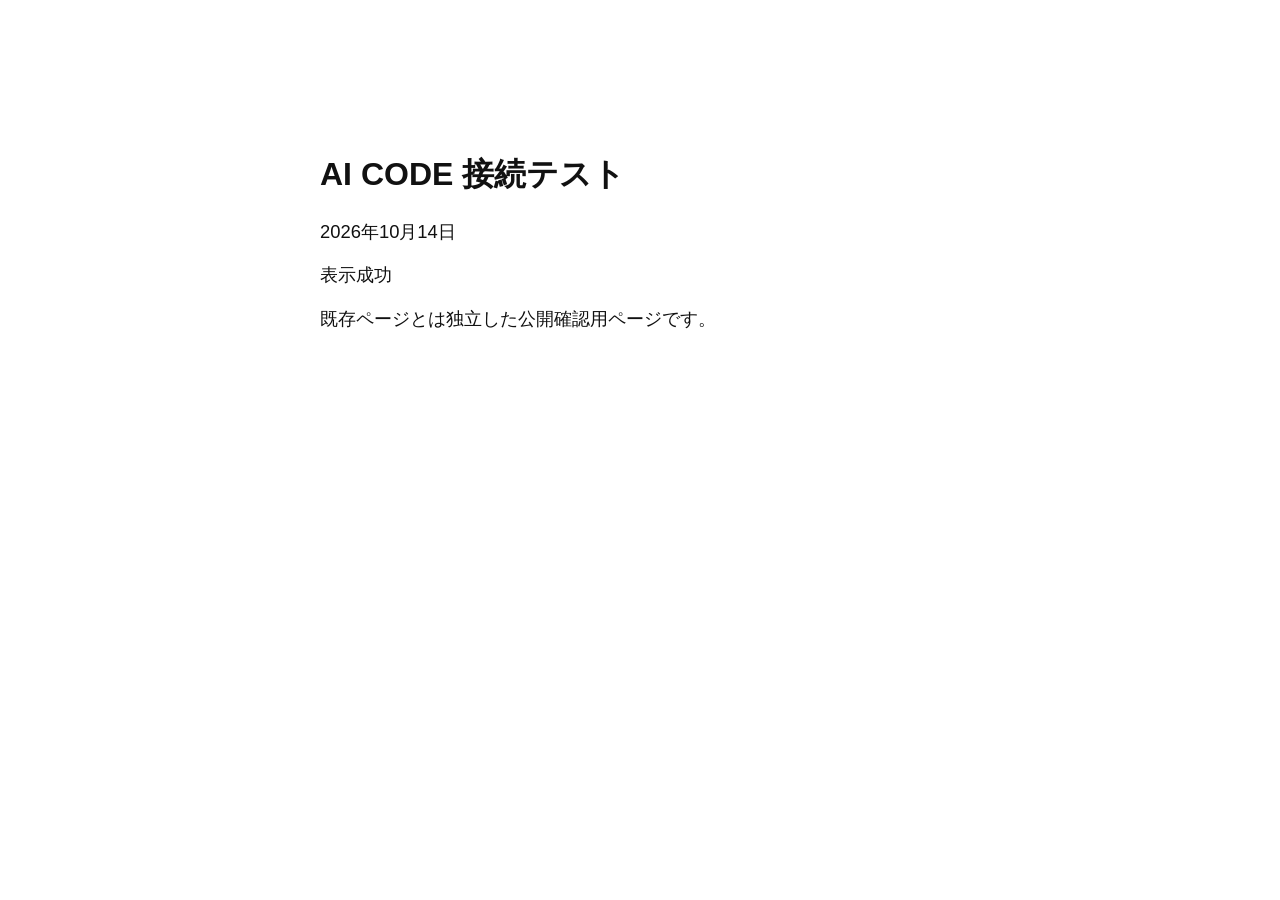
<file: test/index.html>
<!doctype html>
<html lang="ja">
<head><meta charset="utf-8"><meta name="viewport" content="width=device-width,initial-scale=1"><title>AI CODE 接続テスト</title><style>body{font-family:-apple-system,BlinkMacSystemFont,"Hiragino Kaku Gothic ProN",sans-serif;max-width:640px;margin:12vh auto;padding:24px;color:#111}h1{font-size:2rem}p{font-size:1.15rem}</style></head>
<body><h1>AI CODE 接続テスト</h1><p>2026年10月14日</p><p>表示成功</p><p>既存ページとは独立した公開確認用ページです。</p></body>
</html>
</file>
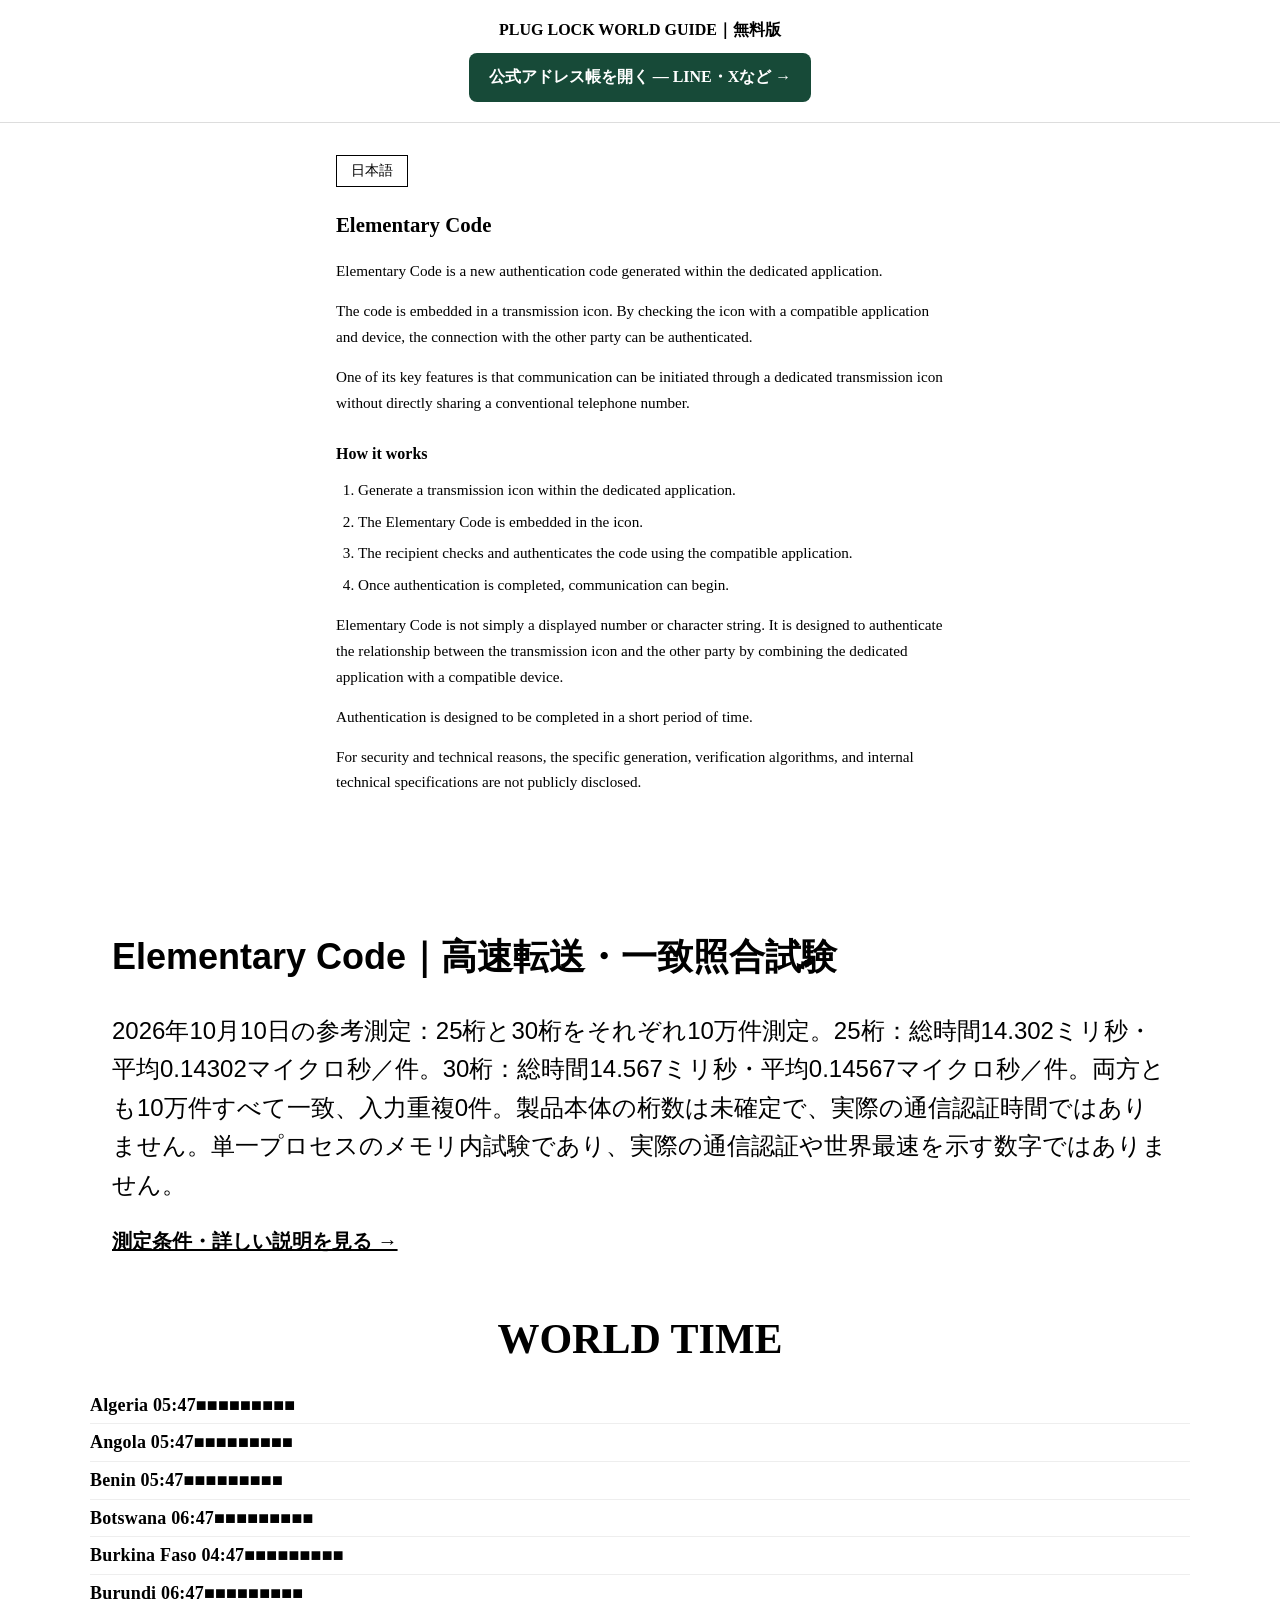
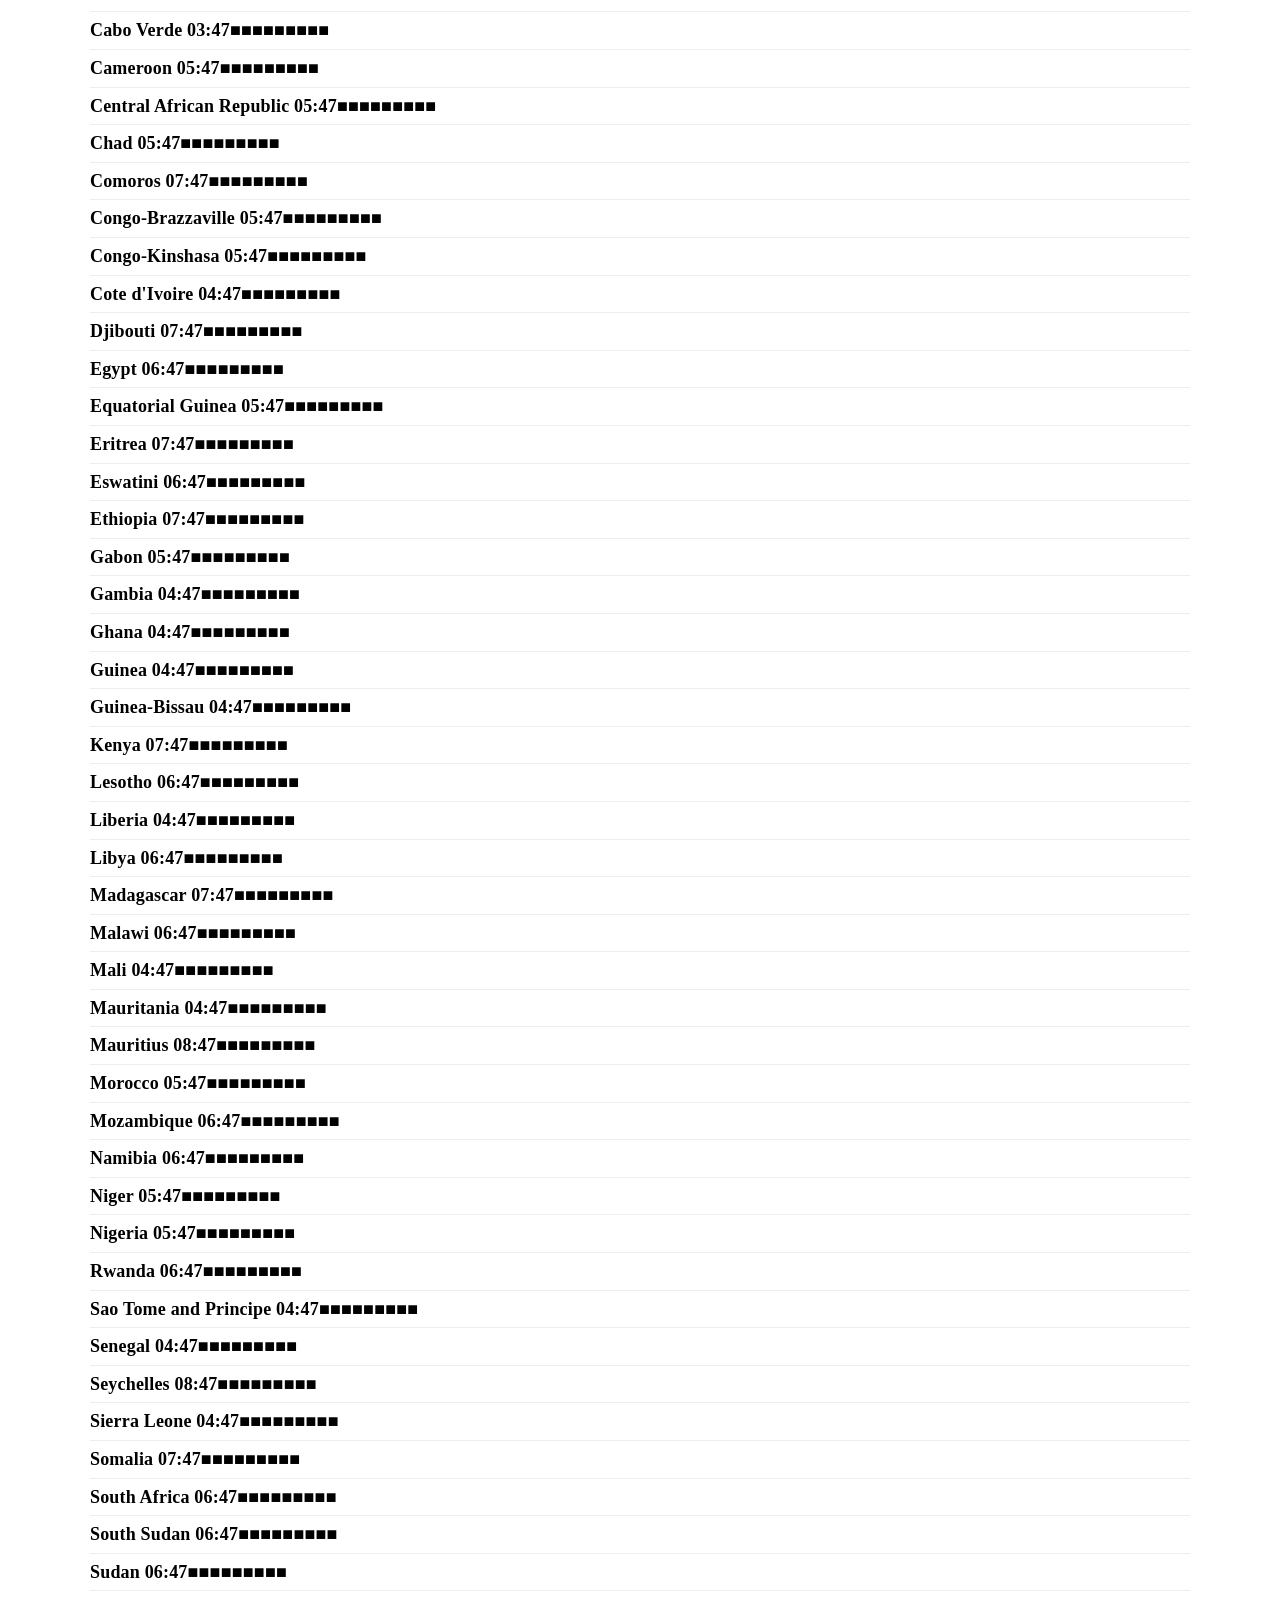
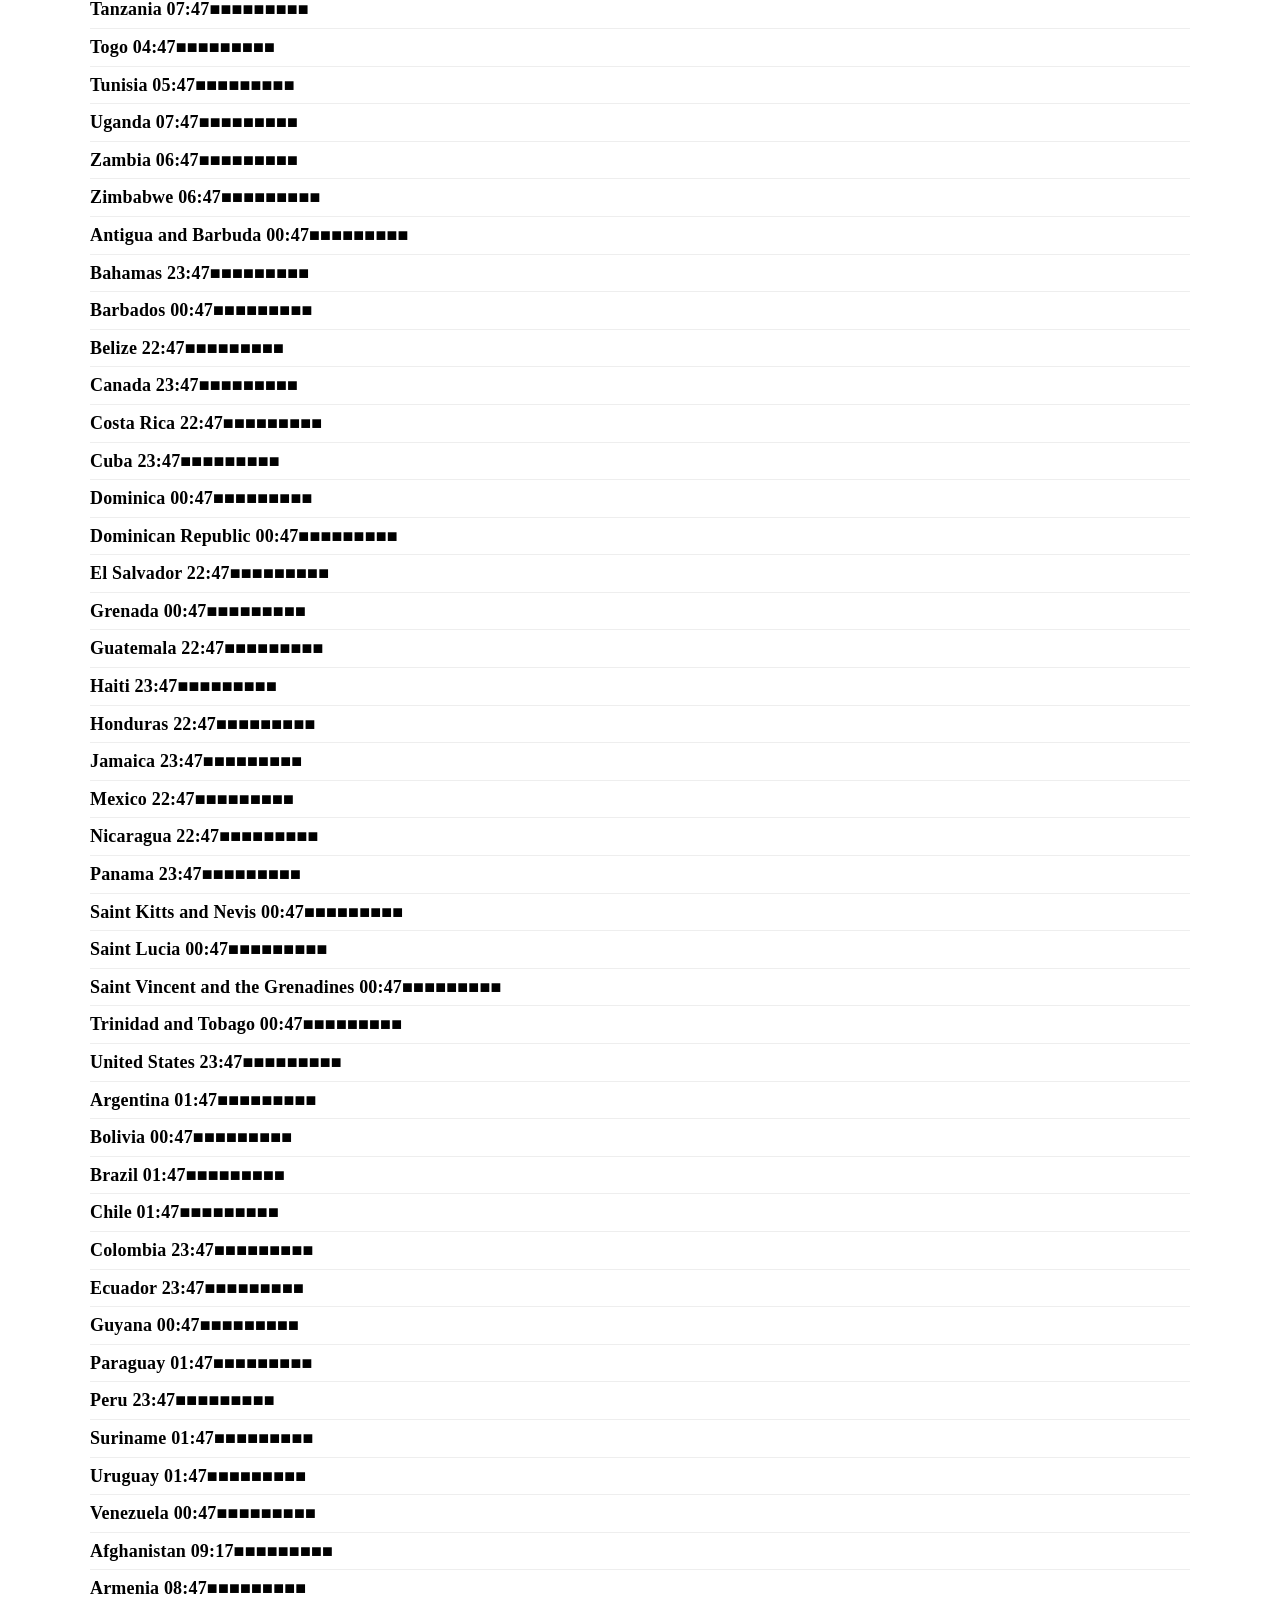
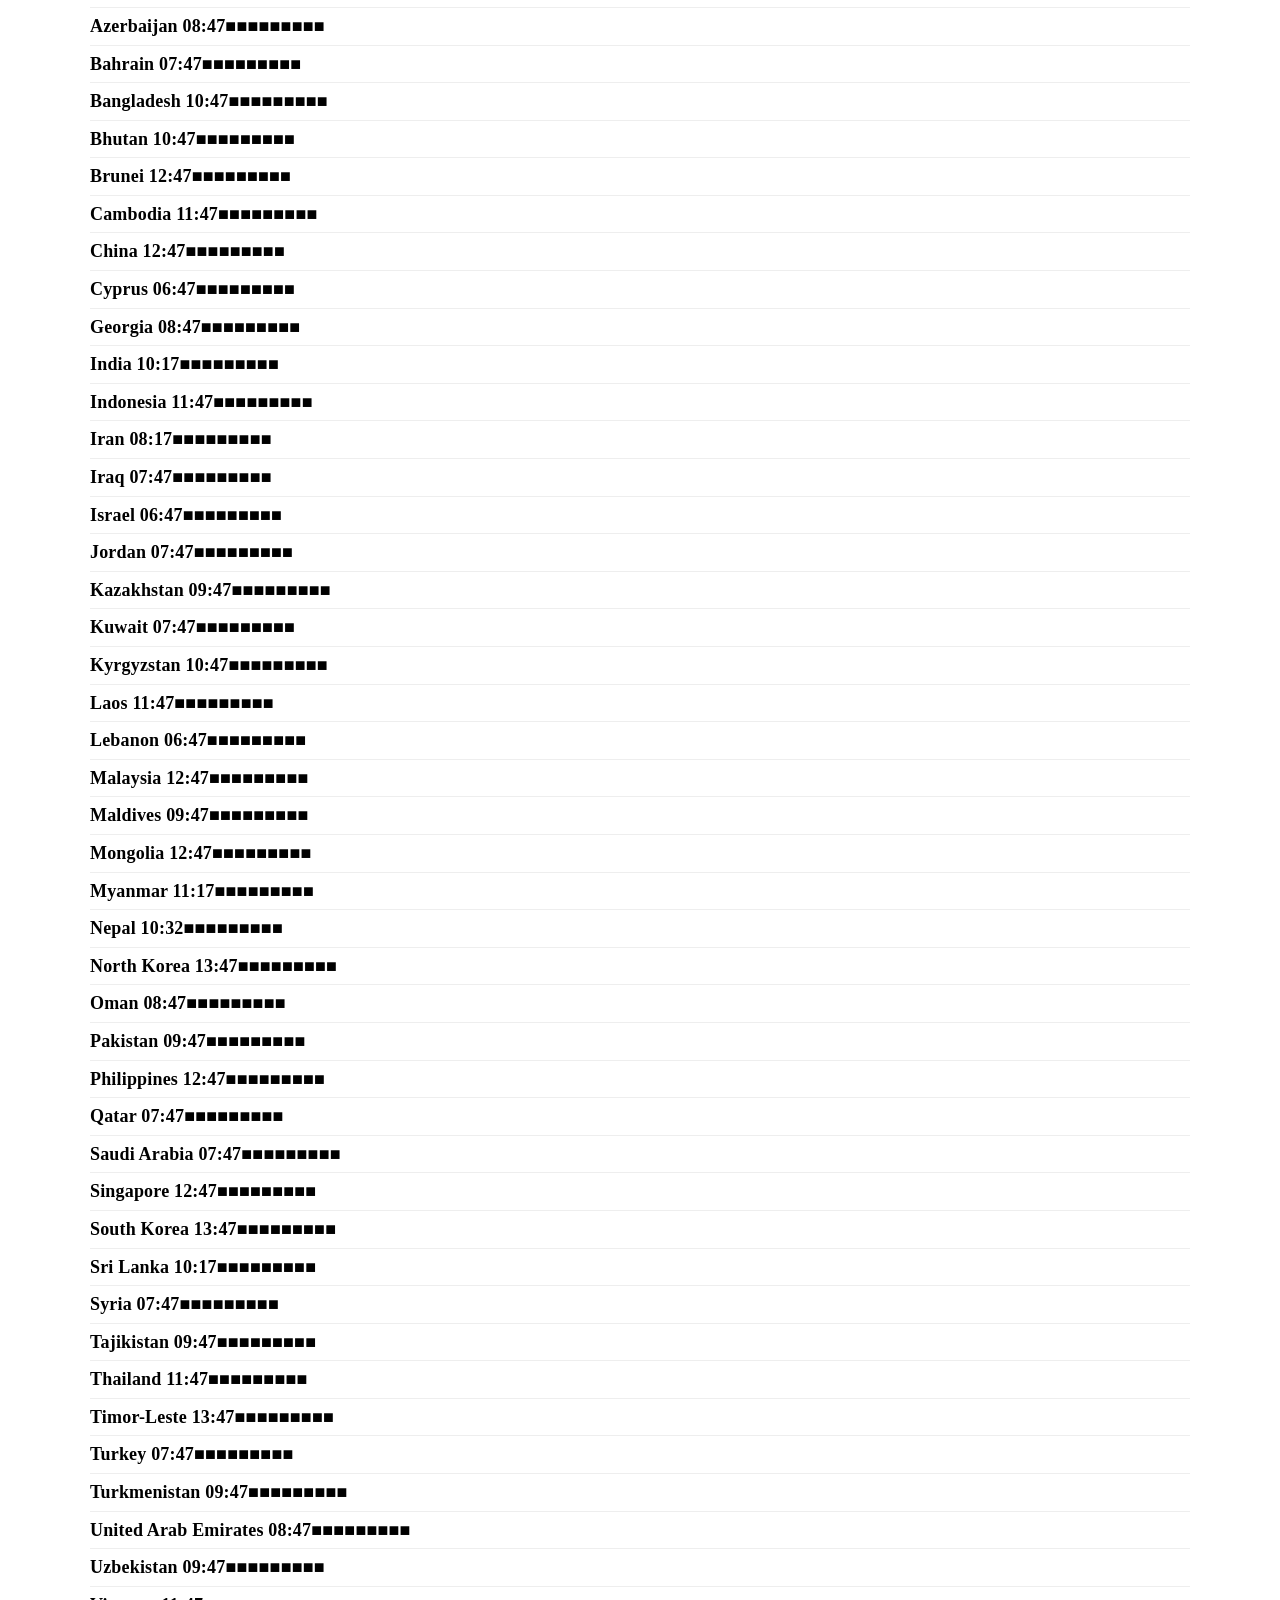
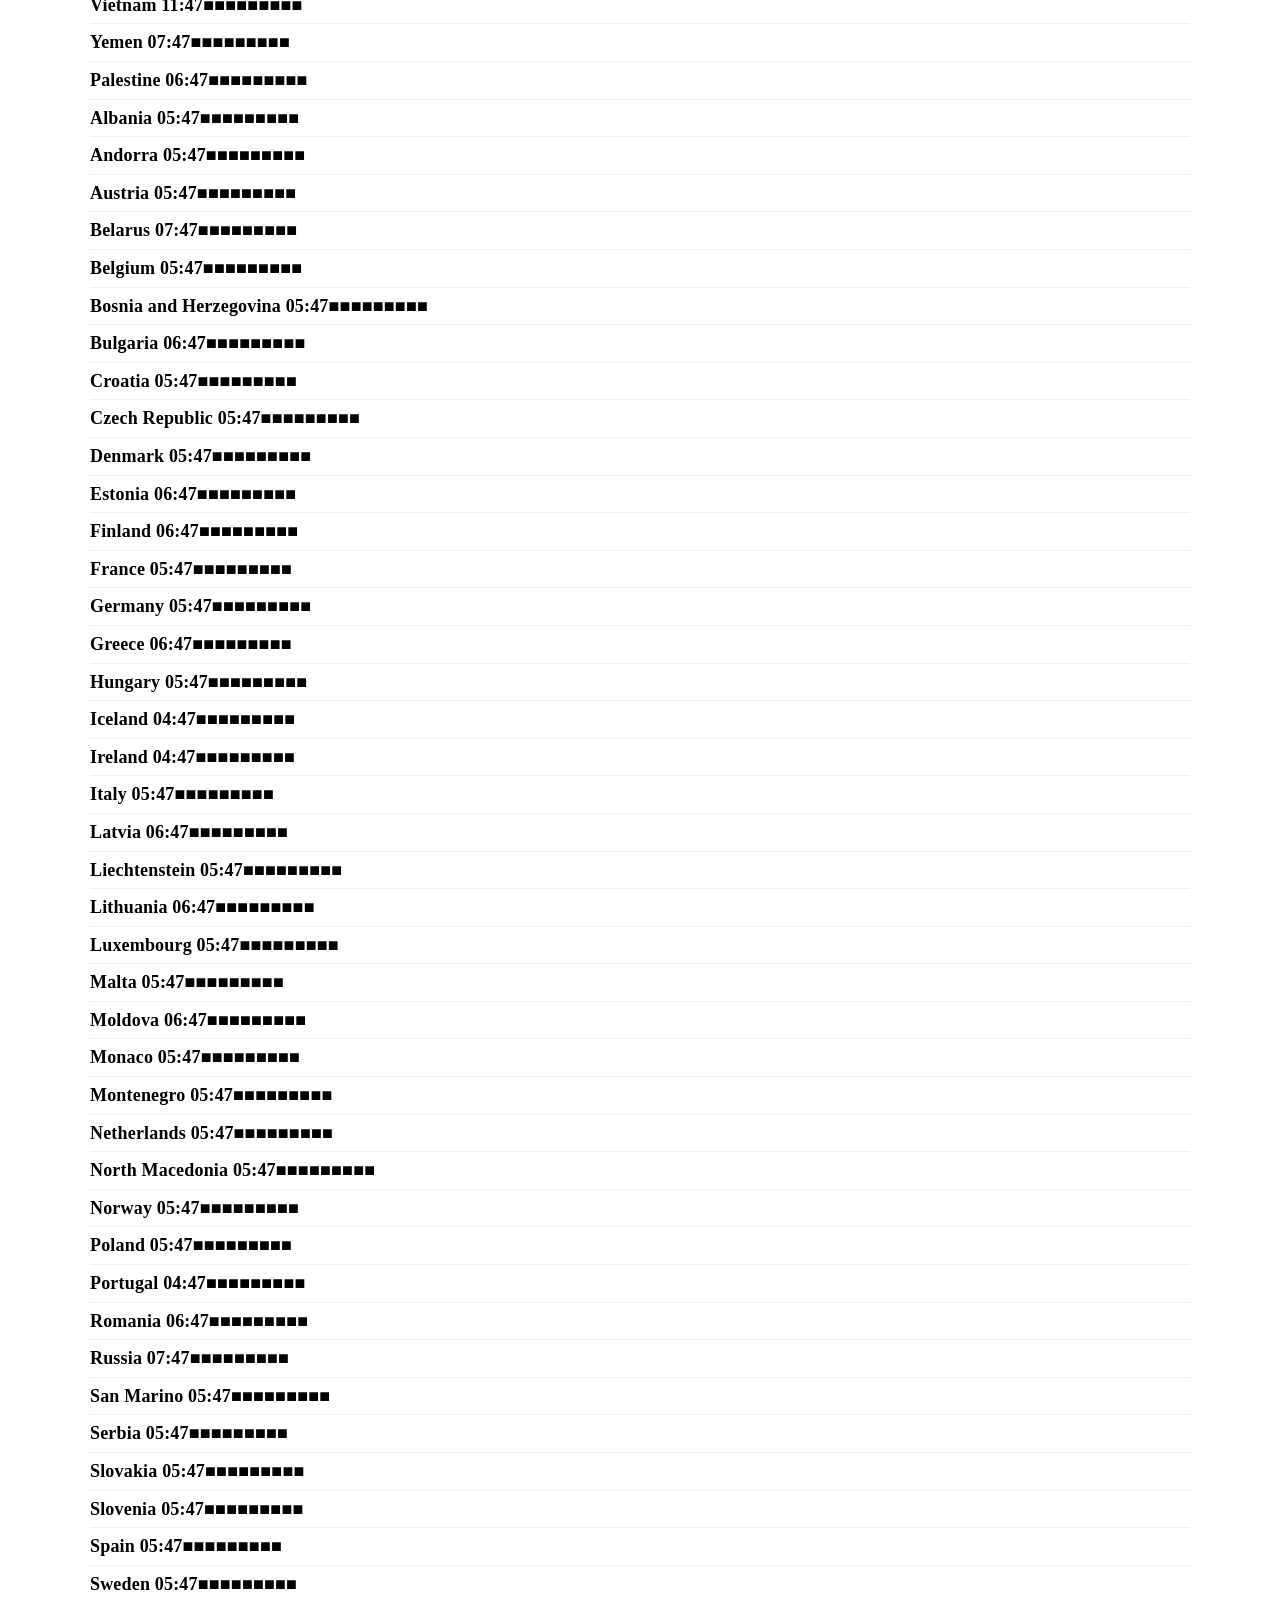
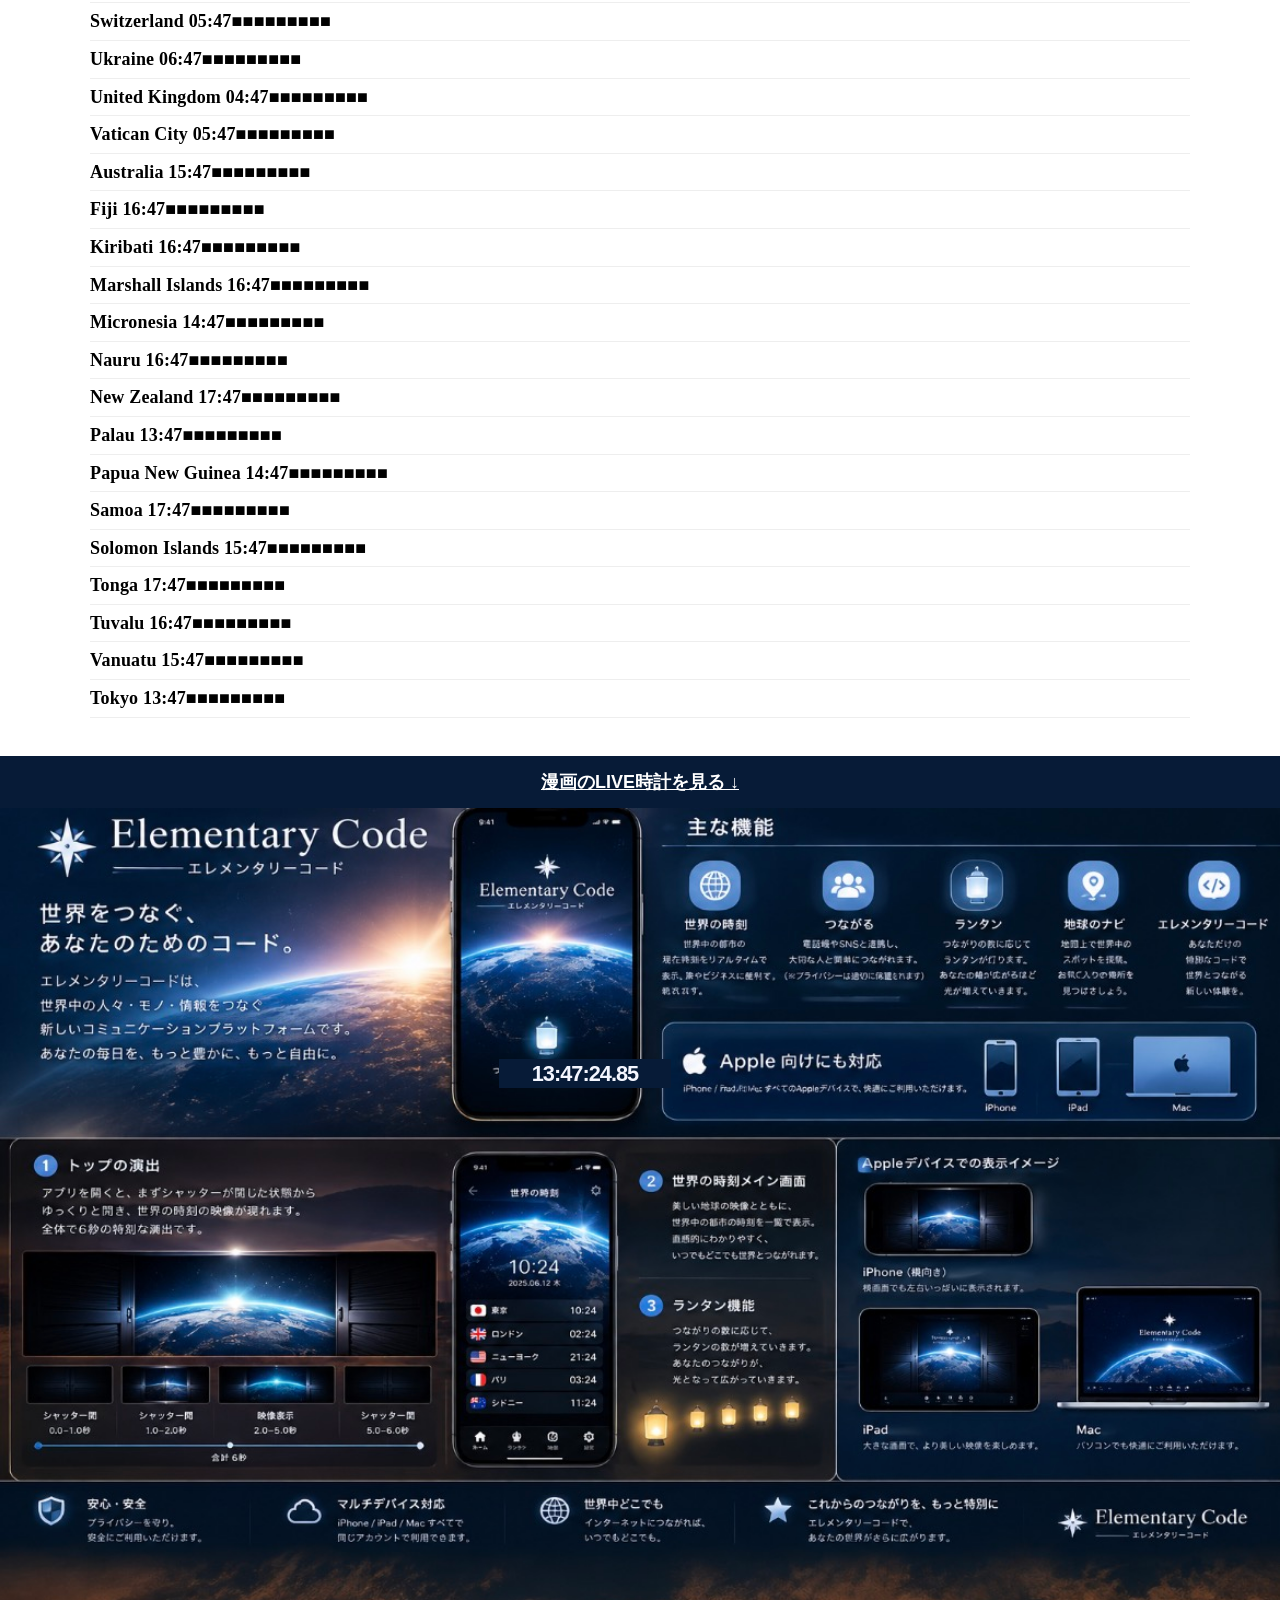
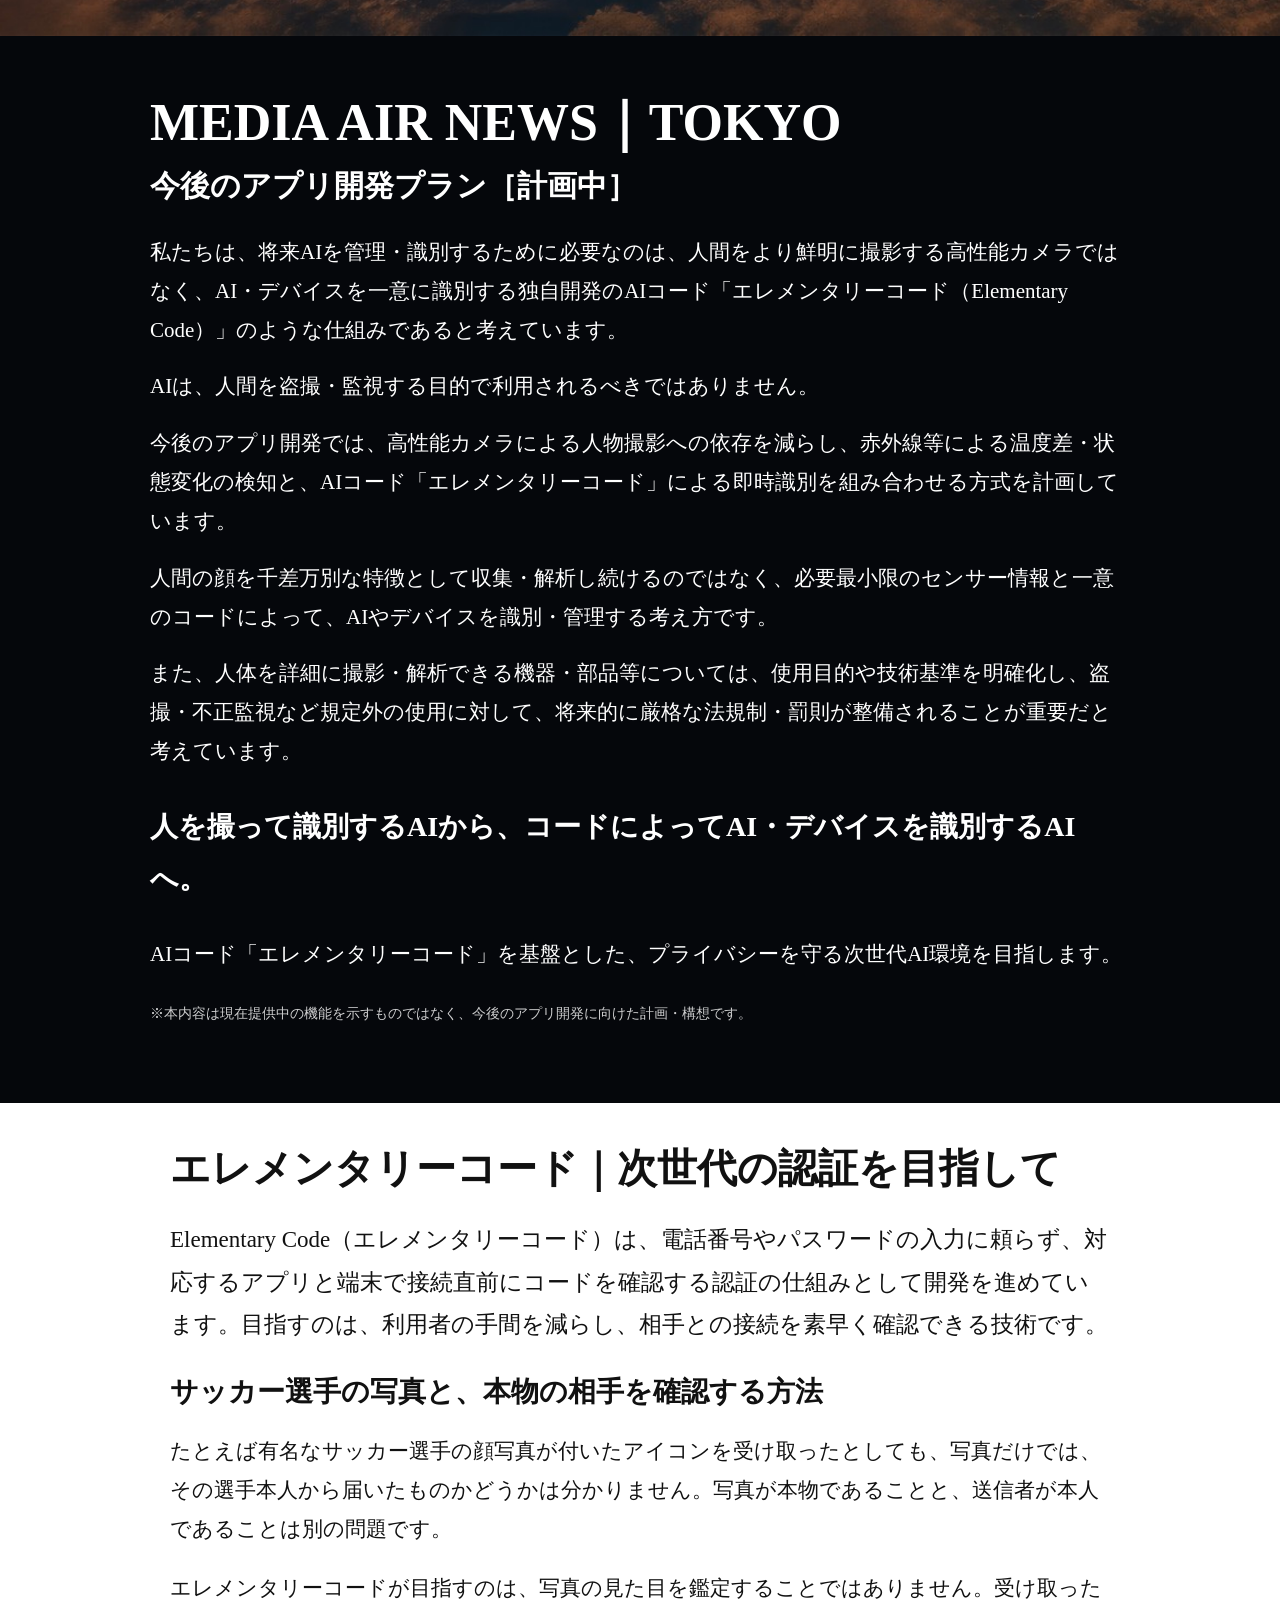
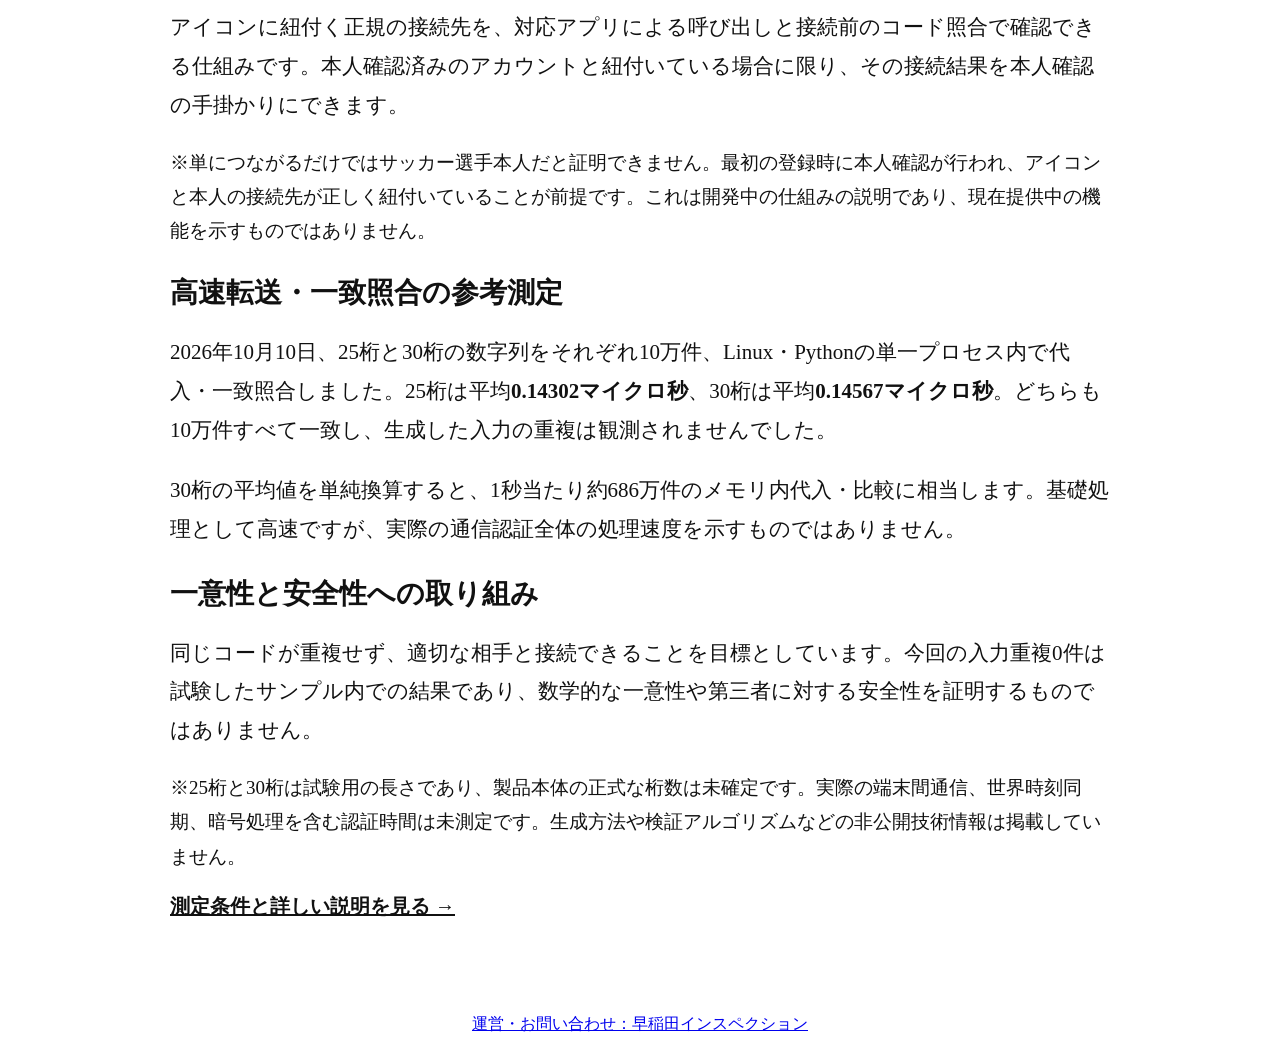
<file: clock-preview.html>
<!DOCTYPE html>
<html lang="en">
<head>
<meta charset="UTF-8">
<meta name="viewport" content="width=device-width, initial-scale=1.0">
<title>Elementary Code</title>
<!-- refresh 2026-09-22 10:58 JST · fullscreen gear hero removed -->
<style>
*{box-sizing:border-box}body{margin:0;background:#fff;color:#000;font-family:"Yu Mincho","Hiragino Mincho ProN","Hiragino Mincho Pro","Noto Serif JP","MS PMincho",serif}
#clock-wrap{width:100%;max-width:none;padding:30px 18px 38px;background:#fff}
#clock-title{text-align:center;font-size:clamp(42px,3.2vw,58px);font-weight:900;margin:0 0 24px}
#clock-list{width:100%;max-width:1100px;margin:0 auto;font-size:18px!important;line-height:1.7!important;font-weight:700!important;letter-spacing:.01em!important;color:#000!important}
.clock-entry{display:block;white-space:nowrap;border-bottom:1px solid #eee;padding:3px 0}.clock-time{white-space:nowrap;display:inline}.clock-sep{display:none}
#elementary-code-introduction{background:#05070b;padding:0}
#elementary-code-introduction img{display:block;width:100%;height:auto;margin:0 auto}
#robinson{padding:34px 22px;text-align:center;background:#05070b;color:#fff;border-top:10px solid #111}#robinson h2{font-size:clamp(30px,5vw,56px);margin:0 0 8px}#robinson p{font-size:clamp(18px,2.2vw,28px);margin:0 0 20px;font-weight:700}#robinson a{display:inline-block;background:#fff;color:#05070b;text-decoration:none;font-size:clamp(18px,2vw,24px);font-weight:900;padding:15px 24px;border-radius:8px}#basic{padding:70px 28px 90px;text-align:center;background:#fff;border-top:18px solid #121824}
#basic h2{font-size:44px;margin:0 0 12px}#basic p{font-size:26px;margin:0 0 30px}
#basic a{display:inline-block;background:#111;color:#fff;text-decoration:none;font-size:24px;font-weight:800;padding:18px 28px;border-radius:8px;margin:8px}
#site-nav{margin-top:34px;display:flex;gap:12px;justify-content:center;flex-wrap:wrap}#site-nav a{background:#fff;color:#000;border:2px solid #000}
@media(max-width:900px){#clock-title{font-size:36px}#clock-list{font-size:17px!important;line-height:1.65!important}#basic h2{font-size:36px}#basic p{font-size:22px}#basic a{font-size:20px}}
@media(max-width:600px){#clock-wrap{padding:20px 14px 26px}#clock-title{font-size:30px}#clock-list{font-size:15px!important;line-height:1.6!important}#basic{padding:48px 18px 64px}#basic h2{font-size:32px}#basic p{font-size:20px}#basic a{font-size:18px;padding:15px 20px}}
#participation{padding:34px 20px 46px;background:#fff;color:#000;text-align:center}#participation h2{font-size:clamp(26px,4vw,42px);margin:0 0 12px}#participation p{font-size:clamp(16px,2vw,22px);line-height:1.6;margin:0 auto 18px;max-width:850px}#participation a{display:inline-block;padding:14px 22px;background:#000;color:#fff;font-weight:bold;text-decoration:none;border-radius:6px}

#media-air-news{padding:52px 22px 58px;background:#05070b;color:#fff}#media-air-news .news-inner{max-width:980px;margin:0 auto}#media-air-news h2{font-size:clamp(30px,5vw,52px);margin:0 0 8px}#media-air-news h3{font-size:clamp(20px,3vw,30px);margin:0 0 26px}#media-air-news p{font-size:clamp(16px,2vw,21px);line-height:1.85;margin:0 0 18px}#media-air-news .news-key{font-size:clamp(20px,2.5vw,28px);font-weight:900;margin:30px 0}#media-air-news .news-note{font-size:14px;opacity:.8;margin-top:28px}

/* Formal editorial text uses Japanese Mincho throughout. */
#elementary-code-section,#ec-benchmark,#ec-explanation,#ec-explanation *,#media-air-news,#media-air-news *{font-family:"Yu Mincho","Hiragino Mincho ProN","Hiragino Mincho Pro","Noto Serif JP","MS PMincho",serif!important}
</style>
</head>
<body>
<nav aria-label="無料の公式アドレス帳" style="padding:20px;text-align:center;border-bottom:1px solid #ddd"><strong>PLUG LOCK WORLD GUIDE｜無料版</strong><br><a href="https://waseda-inspection.com/air-official-directory.html" style="display:inline-block;margin-top:12px;padding:14px 20px;background:#174a38;color:white;border-radius:8px;font-weight:bold;text-decoration:none">公式アドレス帳を開く — LINE・Xなど →</a></nav>
<div id="elementary-code-section">
  <style>
    #elementary-code-section {
      background: #ffffff;
      color: #000000;
      font-family: "Yu Mincho","Hiragino Mincho ProN","Hiragino Mincho Pro","Noto Serif JP","MS PMincho",serif;
      max-width: 640px;
      margin: 0 auto;
      padding: 32px 16px 64px;
      line-height: 1.7;
    }
    #elementary-code-section h2 {
      font-size: 1.3em;
      font-weight: bold;
      margin: 0 0 16px;
    }
    #elementary-code-section p {
      margin: 0 0 14px;
      font-size: 0.95em;
    }
    #elementary-code-section h3 {
      font-size: 1em;
      font-weight: bold;
      margin: 24px 0 10px;
    }
    #elementary-code-section ol {
      margin: 0 0 14px;
      padding-left: 22px;
      font-size: 0.95em;
    }
    #elementary-code-section li {
      margin-bottom: 6px;
    }
    #ec-lang-toggle {
      background: #ffffff;
      color: #000000;
      border: 1px solid #000000;
      font-family: inherit;
      font-size: 0.85em;
      padding: 6px 14px;
      cursor: pointer;
      margin-bottom: 20px;
    }
    #ec-lang-toggle:hover {
      background: #000000;
      color: #ffffff;
    }
    #ec-content-ja {
      display: none;
    }
  </style>

  <button id="ec-lang-toggle" type="button" onclick="
    var en = document.getElementById('ec-content-en');
    var ja = document.getElementById('ec-content-ja');
    var btn = document.getElementById('ec-lang-toggle');
    if (en.style.display === 'none') {
      en.style.display = '';
      ja.style.display = 'none';
      btn.textContent = '日本語';
    } else {
      en.style.display = 'none';
      ja.style.display = '';
      btn.textContent = 'English';
    }
  ">日本語</button>

  <div id="ec-content-en">
    <h2>Elementary Code</h2>
    <p>Elementary Code is a new authentication code generated within the dedicated application.</p>
    <p>The code is embedded in a transmission icon. By checking the icon with a compatible application and device, the connection with the other party can be authenticated.</p>
    <p>One of its key features is that communication can be initiated through a dedicated transmission icon without directly sharing a conventional telephone number.</p>

    <h3>How it works</h3>
    <ol>
      <li>Generate a transmission icon within the dedicated application.</li>
      <li>The Elementary Code is embedded in the icon.</li>
      <li>The recipient checks and authenticates the code using the compatible application.</li>
      <li>Once authentication is completed, communication can begin.</li>
    </ol>

    <p>Elementary Code is not simply a displayed number or character string. It is designed to authenticate the relationship between the transmission icon and the other party by combining the dedicated application with a compatible device.</p>
    <p>Authentication is designed to be completed in a short period of time.</p>
    <p>For security and technical reasons, the specific generation, verification algorithms, and internal technical specifications are not publicly disclosed.</p>
  </div>

  <div id="ec-content-ja">
    <h2>エレメンタリーコード</h2>
    <p>エレメンタリーコードは、専用アプリの中で生成される、新しい認証コードです。</p>
    <p>発信アイコンに組み込まれたエレメンタリーコードを、対応するアプリと端末で確認することで、相手とのつながりを認証します。</p>
    <p>通常の電話番号を直接伝えることなく、専用の発信アイコンを通してコミュニケーションを始められることが大きな特徴です。</p>

    <h3>かんたんな仕組み</h3>
    <ol>
      <li>専用アプリで発信アイコンを生成します。</li>
      <li>アイコンにエレメンタリーコードが組み込まれます。</li>
      <li>相手側の対応アプリでコードを確認・認証します。</li>
      <li>認証が完了すると、コミュニケーションを開始できます。</li>
    </ol>

    <p>エレメンタリーコードは、単なる数字や文字列を表示するためのものではありません。専用アプリと対応する端末を組み合わせて確認することで、発信アイコンと相手との関係を認証するための仕組みです。</p>
    <p>認証は短時間で行える設計になっています。</p>
    <p>安全性と技術上の理由から、エレメンタリーコードを生成・検証する具体的なアルゴリズムや内部仕様の詳細は公開していません。</p>
  </div>
</div>
<section aria-label="Elementary Code benchmark" style="padding:30px 22px;max-width:1100px;margin:auto;font-family:Arial,sans-serif"><h2 style="font-size:clamp(24px,4vw,36px)">Elementary Code｜高速転送・一致照合試験</h2><p style="font-size:clamp(18px,2.3vw,24px);line-height:1.6">2026年10月10日の参考測定：25桁と30桁をそれぞれ10万件測定。25桁：総時間14.302ミリ秒・平均0.14302マイクロ秒／件。30桁：総時間14.567ミリ秒・平均0.14567マイクロ秒／件。両方とも10万件すべて一致、入力重複0件。製品本体の桁数は未確定で、実際の通信認証時間ではありません。単一プロセスのメモリ内試験であり、実際の通信認証や世界最速を示す数字ではありません。</p><a href="elementary-code.html#speed-test" style="font-size:20px;font-weight:bold;color:#000">測定条件・詳しい説明を見る →</a></section>
<section id="clock-wrap"><h1 id="clock-title">WORLD TIME</h1><div id="clock-list"></div></section>
<script>
(function(){
var C=[["Algeria","Africa/Algiers"],["Angola","Africa/Luanda"],["Benin","Africa/Porto-Novo"],["Botswana","Africa/Gaborone"],["Burkina Faso","Africa/Ouagadougou"],["Burundi","Africa/Bujumbura"],["Cabo Verde","Atlantic/Cape_Verde"],["Cameroon","Africa/Douala"],["Central African Republic","Africa/Bangui"],["Chad","Africa/Ndjamena"],["Comoros","Indian/Comoro"],["Congo-Brazzaville","Africa/Brazzaville"],["Congo-Kinshasa","Africa/Kinshasa"],["Cote d'Ivoire","Africa/Abidjan"],["Djibouti","Africa/Djibouti"],["Egypt","Africa/Cairo"],["Equatorial Guinea","Africa/Malabo"],["Eritrea","Africa/Asmara"],["Eswatini","Africa/Mbabane"],["Ethiopia","Africa/Addis_Ababa"],["Gabon","Africa/Libreville"],["Gambia","Africa/Banjul"],["Ghana","Africa/Accra"],["Guinea","Africa/Conakry"],["Guinea-Bissau","Africa/Bissau"],["Kenya","Africa/Nairobi"],["Lesotho","Africa/Maseru"],["Liberia","Africa/Monrovia"],["Libya","Africa/Tripoli"],["Madagascar","Indian/Antananarivo"],["Malawi","Africa/Blantyre"],["Mali","Africa/Bamako"],["Mauritania","Africa/Nouakchott"],["Mauritius","Indian/Mauritius"],["Morocco","Africa/Casablanca"],["Mozambique","Africa/Maputo"],["Namibia","Africa/Windhoek"],["Niger","Africa/Niamey"],["Nigeria","Africa/Lagos"],["Rwanda","Africa/Kigali"],["Sao Tome and Principe","Africa/Sao_Tome"],["Senegal","Africa/Dakar"],["Seychelles","Indian/Mahe"],["Sierra Leone","Africa/Freetown"],["Somalia","Africa/Mogadishu"],["South Africa","Africa/Johannesburg"],["South Sudan","Africa/Juba"],["Sudan","Africa/Khartoum"],["Tanzania","Africa/Dar_es_Salaam"],["Togo","Africa/Lome"],["Tunisia","Africa/Tunis"],["Uganda","Africa/Kampala"],["Zambia","Africa/Lusaka"],["Zimbabwe","Africa/Harare"],["Antigua and Barbuda","America/Antigua"],["Bahamas","America/Nassau"],["Barbados","America/Barbados"],["Belize","America/Belize"],["Canada","America/Toronto"],["Costa Rica","America/Costa_Rica"],["Cuba","America/Havana"],["Dominica","America/Dominica"],["Dominican Republic","America/Santo_Domingo"],["El Salvador","America/El_Salvador"],["Grenada","America/Grenada"],["Guatemala","America/Guatemala"],["Haiti","America/Port-au-Prince"],["Honduras","America/Tegucigalpa"],["Jamaica","America/Jamaica"],["Mexico","America/Mexico_City"],["Nicaragua","America/Managua"],["Panama","America/Panama"],["Saint Kitts and Nevis","America/St_Kitts"],["Saint Lucia","America/St_Lucia"],["Saint Vincent and the Grenadines","America/St_Vincent"],["Trinidad and Tobago","America/Port_of_Spain"],["United States","America/New_York"],["Argentina","America/Argentina/Buenos_Aires"],["Bolivia","America/La_Paz"],["Brazil","America/Sao_Paulo"],["Chile","America/Santiago"],["Colombia","America/Bogota"],["Ecuador","America/Guayaquil"],["Guyana","America/Guyana"],["Paraguay","America/Asuncion"],["Peru","America/Lima"],["Suriname","America/Paramaribo"],["Uruguay","America/Montevideo"],["Venezuela","America/Caracas"],["Afghanistan","Asia/Kabul"],["Armenia","Asia/Yerevan"],["Azerbaijan","Asia/Baku"],["Bahrain","Asia/Bahrain"],["Bangladesh","Asia/Dhaka"],["Bhutan","Asia/Thimphu"],["Brunei","Asia/Brunei"],["Cambodia","Asia/Phnom_Penh"],["China","Asia/Shanghai"],["Cyprus","Asia/Nicosia"],["Georgia","Asia/Tbilisi"],["India","Asia/Kolkata"],["Indonesia","Asia/Jakarta"],["Iran","Asia/Tehran"],["Iraq","Asia/Baghdad"],["Israel","Asia/Jerusalem"],["Japan","Asia/Tokyo"],["Jordan","Asia/Amman"],["Kazakhstan","Asia/Almaty"],["Kuwait","Asia/Kuwait"],["Kyrgyzstan","Asia/Bishkek"],["Laos","Asia/Vientiane"],["Lebanon","Asia/Beirut"],["Malaysia","Asia/Kuala_Lumpur"],["Maldives","Indian/Maldives"],["Mongolia","Asia/Ulaanbaatar"],["Myanmar","Asia/Yangon"],["Nepal","Asia/Kathmandu"],["North Korea","Asia/Pyongyang"],["Oman","Asia/Muscat"],["Pakistan","Asia/Karachi"],["Philippines","Asia/Manila"],["Qatar","Asia/Qatar"],["Saudi Arabia","Asia/Riyadh"],["Singapore","Asia/Singapore"],["South Korea","Asia/Seoul"],["Sri Lanka","Asia/Colombo"],["Syria","Asia/Damascus"],["Tajikistan","Asia/Dushanbe"],["Thailand","Asia/Bangkok"],["Timor-Leste","Asia/Dili"],["Turkey","Europe/Istanbul"],["Turkmenistan","Asia/Ashgabat"],["United Arab Emirates","Asia/Dubai"],["Uzbekistan","Asia/Tashkent"],["Vietnam","Asia/Ho_Chi_Minh"],["Yemen","Asia/Aden"],["Palestine","Asia/Gaza"],["Albania","Europe/Tirane"],["Andorra","Europe/Andorra"],["Austria","Europe/Vienna"],["Belarus","Europe/Minsk"],["Belgium","Europe/Brussels"],["Bosnia and Herzegovina","Europe/Sarajevo"],["Bulgaria","Europe/Sofia"],["Croatia","Europe/Zagreb"],["Czech Republic","Europe/Prague"],["Denmark","Europe/Copenhagen"],["Estonia","Europe/Tallinn"],["Finland","Europe/Helsinki"],["France","Europe/Paris"],["Germany","Europe/Berlin"],["Greece","Europe/Athens"],["Hungary","Europe/Budapest"],["Iceland","Atlantic/Reykjavik"],["Ireland","Europe/Dublin"],["Italy","Europe/Rome"],["Latvia","Europe/Riga"],["Liechtenstein","Europe/Vaduz"],["Lithuania","Europe/Vilnius"],["Luxembourg","Europe/Luxembourg"],["Malta","Europe/Malta"],["Moldova","Europe/Chisinau"],["Monaco","Europe/Monaco"],["Montenegro","Europe/Podgorica"],["Netherlands","Europe/Amsterdam"],["North Macedonia","Europe/Skopje"],["Norway","Europe/Oslo"],["Poland","Europe/Warsaw"],["Portugal","Europe/Lisbon"],["Romania","Europe/Bucharest"],["Russia","Europe/Moscow"],["San Marino","Europe/San_Marino"],["Serbia","Europe/Belgrade"],["Slovakia","Europe/Bratislava"],["Slovenia","Europe/Ljubljana"],["Spain","Europe/Madrid"],["Sweden","Europe/Stockholm"],["Switzerland","Europe/Zurich"],["Ukraine","Europe/Kyiv"],["United Kingdom","Europe/London"],["Vatican City","Europe/Vatican"],["Australia","Australia/Sydney"],["Fiji","Pacific/Fiji"],["Kiribati","Pacific/Tarawa"],["Marshall Islands","Pacific/Majuro"],["Micronesia","Pacific/Chuuk"],["Nauru","Pacific/Nauru"],["New Zealand","Pacific/Auckland"],["Palau","Pacific/Palau"],["Papua New Guinea","Pacific/Port_Moresby"],["Samoa","Pacific/Apia"],["Solomon Islands","Pacific/Guadalcanal"],["Tonga","Pacific/Tongatapu"],["Tuvalu","Pacific/Funafuti"],["Vanuatu","Pacific/Efate"]];
C=C.filter(function(x){return x[1]!=='Asia/Tokyo'});C.push(['Tokyo','Asia/Tokyo']);var root=document.getElementById('clock-list'),rows=[];C.forEach(function(x,i){var e=document.createElement('span');e.className='clock-entry';var t=document.createElement('span');t.className='clock-time';e.appendChild(document.createTextNode(x[0]+' '));e.appendChild(t);root.appendChild(e);if(i<C.length-1){var s=document.createElement('span');s.className='clock-sep';s.textContent='■';root.appendChild(s)}var f;try{f=new Intl.DateTimeFormat('en-GB',{timeZone:x[1],hour12:false,hour:'2-digit',minute:'2-digit'})}catch(err){f=null}var blocks='■■■■■■■■■';rows.push([t,f,blocks])});function tick(){var n=new Date();rows.forEach(function(r){if(r[1])r[0].textContent=r[1].format(n)+r[2]})}tick();setInterval(tick,1000)
})();
</script>
<style>html{scroll-behavior:smooth}#elementary-code-introduction{scroll-margin-top:0}</style>
<a href="#elementary-code-introduction" style="display:block;text-align:center;padding:14px;font:bold 18px Arial,sans-serif;background:#071b37;color:white">漫画のLIVE時計を見る ↓</a>
<section id="elementary-code-introduction" aria-label="Elementary Code introduction">
  <div class="ec-comic-live-wrap">
    <img src="[data-uri]
iquZn//Z
" alt="Elementary Codeの紹介" loading="eager">
    <time id="ec-comic-tokyo-clock" aria-label="東京時刻 LIVE（100分の1秒）">12:34:56.78</time>
  </div>
</section>
<style>
#elementary-code-introduction .ec-comic-live-wrap{position:relative;width:100%;margin:0}
#elementary-code-introduction .ec-comic-live-wrap img{display:block;width:100%;height:auto}
#ec-comic-tokyo-clock{position:absolute;left:39.0%;top:30.4%;width:13.4%;height:3.5%;display:flex;align-items:center;justify-content:center;background:#071b37;color:#f4f6ff;font:700 clamp(5px,1.7vw,32px)/1 Arial,Helvetica,sans-serif;letter-spacing:-.045em;font-variant-numeric:tabular-nums;white-space:nowrap;overflow:hidden;pointer-events:none}
#ec-comic-tokyo-clock::first-letter{color:#fff}
</style>
<script>
(function(){
 const el=document.getElementById('ec-comic-tokyo-clock');
 const fmt=new Intl.DateTimeFormat('en-GB',{timeZone:'Asia/Tokyo',hour:'2-digit',minute:'2-digit',second:'2-digit',hourCycle:'h23'});
 function update(){const now=new Date();el.textContent=fmt.format(now)+'.'+String(Math.floor(now.getMilliseconds()/10)).padStart(2,'0');}
 update();setInterval(update,10);
})();
</script>

<section id="media-air-news" aria-label="MEDIA AIR NEWS TOKYO">
  <div class="news-inner">
    <h2>MEDIA AIR NEWS｜TOKYO</h2>
    <h3>今後のアプリ開発プラン［計画中］</h3>
    <p>私たちは、将来AIを管理・識別するために必要なのは、人間をより鮮明に撮影する高性能カメラではなく、AI・デバイスを一意に識別する独自開発のAIコード「エレメンタリーコード（Elementary Code）」のような仕組みであると考えています。</p>
    <p>AIは、人間を盗撮・監視する目的で利用されるべきではありません。</p>
    <p>今後のアプリ開発では、高性能カメラによる人物撮影への依存を減らし、赤外線等による温度差・状態変化の検知と、AIコード「エレメンタリーコード」による即時識別を組み合わせる方式を計画しています。</p>
    <p>人間の顔を千差万別な特徴として収集・解析し続けるのではなく、必要最小限のセンサー情報と一意のコードによって、AIやデバイスを識別・管理する考え方です。</p>
    <p>また、人体を詳細に撮影・解析できる機器・部品等については、使用目的や技術基準を明確化し、盗撮・不正監視など規定外の使用に対して、将来的に厳格な法規制・罰則が整備されることが重要だと考えています。</p>
    <p class="news-key">人を撮って識別するAIから、コードによってAI・デバイスを識別するAIへ。</p>
    <p>AIコード「エレメンタリーコード」を基盤とした、プライバシーを守る次世代AI環境を目指します。</p>
    <p class="news-note">※本内容は現在提供中の機能を示すものではなく、今後のアプリ開発に向けた計画・構想です。</p>
  </div>
</section>
<section id="ec-explanation" style="padding:38px 20px 54px;background:#fff;color:#111">
<div style="max-width:940px;margin:auto">
<h2 style="font-size:clamp(27px,4vw,40px);margin:0 0 18px">エレメンタリーコード｜次世代の認証を目指して</h2>
<p style="font-size:clamp(18px,2.2vw,23px);line-height:1.85">Elementary Code（エレメンタリーコード）は、電話番号やパスワードの入力に頼らず、対応するアプリと端末で接続直前にコードを確認する認証の仕組みとして開発を進めています。目指すのは、利用者の手間を減らし、相手との接続を素早く確認できる技術です。</p>
<h3 style="font-size:clamp(22px,3vw,28px);margin:26px 0 10px">サッカー選手の写真と、本物の相手を確認する方法</h3>
<p style="font-size:clamp(18px,2vw,21px);line-height:1.85">たとえば有名なサッカー選手の顔写真が付いたアイコンを受け取ったとしても、写真だけでは、その選手本人から届いたものかどうかは分かりません。写真が本物であることと、送信者が本人であることは別の問題です。</p>
<p style="font-size:clamp(18px,2vw,21px);line-height:1.85">エレメンタリーコードが目指すのは、写真の見た目を鑑定することではありません。受け取ったアイコンに紐付く正規の接続先を、対応アプリによる呼び出しと接続前のコード照合で確認できる仕組みです。本人確認済みのアカウントと紐付いている場合に限り、その接続結果を本人確認の手掛かりにできます。</p>
<p style="font-size:clamp(16px,1.8vw,19px);line-height:1.8">※単につながるだけではサッカー選手本人だと証明できません。最初の登録時に本人確認が行われ、アイコンと本人の接続先が正しく紐付いていることが前提です。これは開発中の仕組みの説明であり、現在提供中の機能を示すものではありません。</p>
<h3 style="font-size:clamp(22px,3vw,28px);margin:26px 0 10px">高速転送・一致照合の参考測定</h3>
<p style="font-size:clamp(18px,2vw,21px);line-height:1.85">2026年10月10日、25桁と30桁の数字列をそれぞれ10万件、Linux・Pythonの単一プロセス内で代入・一致照合しました。25桁は平均<strong>0.14302マイクロ秒</strong>、30桁は平均<strong>0.14567マイクロ秒</strong>。どちらも10万件すべて一致し、生成した入力の重複は観測されませんでした。</p>
<p style="font-size:clamp(18px,2vw,21px);line-height:1.85">30桁の平均値を単純換算すると、1秒当たり約686万件のメモリ内代入・比較に相当します。基礎処理として高速ですが、実際の通信認証全体の処理速度を示すものではありません。</p>
<h3 style="font-size:clamp(22px,3vw,28px);margin:26px 0 10px">一意性と安全性への取り組み</h3>
<p style="font-size:clamp(18px,2vw,21px);line-height:1.85">同じコードが重複せず、適切な相手と接続できることを目標としています。今回の入力重複0件は試験したサンプル内での結果であり、数学的な一意性や第三者に対する安全性を証明するものではありません。</p>
<p style="font-size:clamp(16px,1.8vw,19px);line-height:1.8">※25桁と30桁は試験用の長さであり、製品本体の正式な桁数は未確定です。実際の端末間通信、世界時刻同期、暗号処理を含む認証時間は未測定です。生成方法や検証アルゴリズムなどの非公開技術情報は掲載していません。</p>
<p><a href="elementary-code.html#speed-test" style="font-size:20px;font-weight:700;color:#111">測定条件と詳しい説明を見る →</a></p>
</div></section>
<footer style="padding:24px;text-align:center;background:#fff"><a href="https://waseda-inspection.com/">運営・お問い合わせ：早稲田インスペクション</a></footer>
</body></html>
</file>
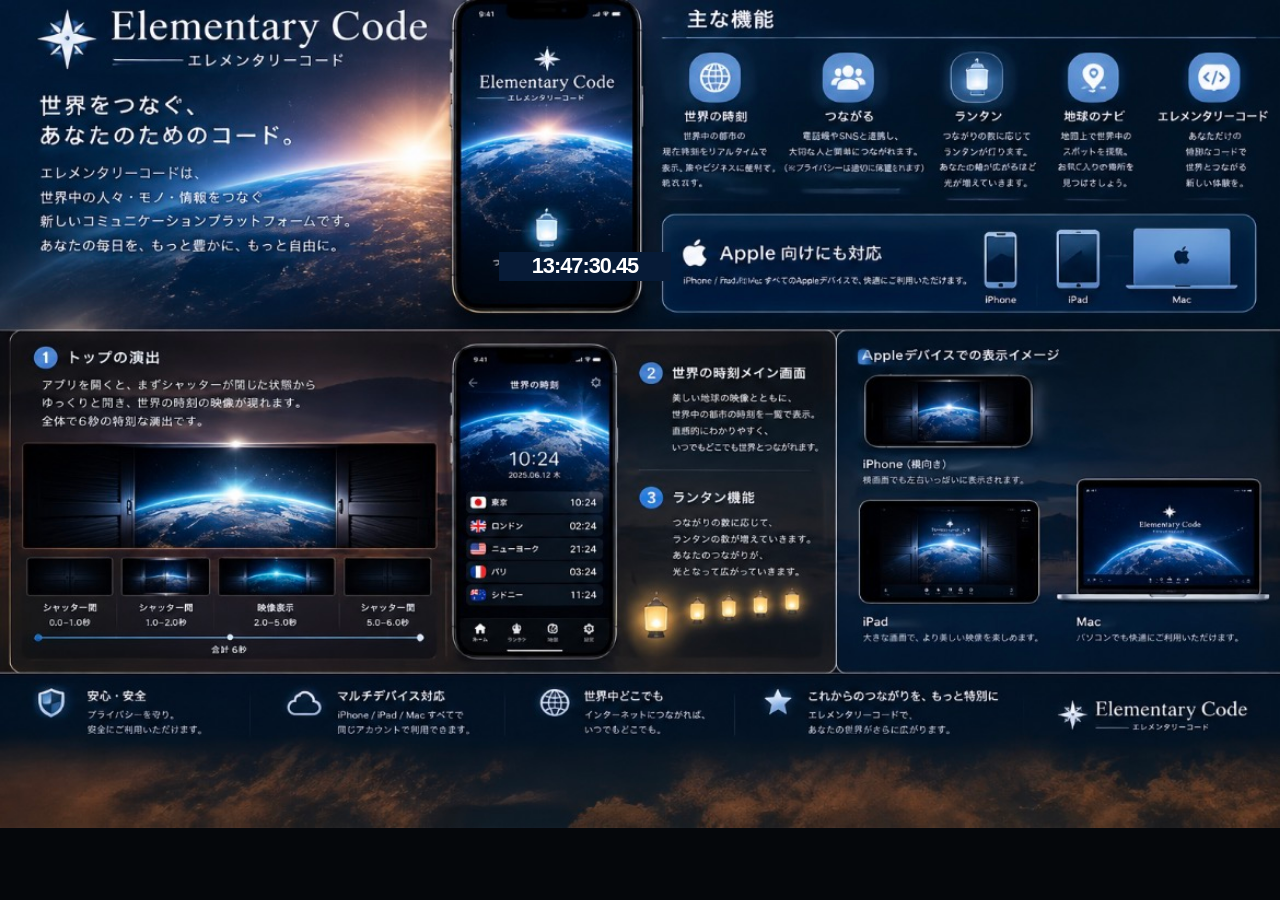
<file: comic-clock-only-preview.html>
<!doctype html><html lang="ja"><head><meta charset="utf-8"><meta name="viewport" content="width=device-width,initial-scale=1"><title>漫画LIVE時計 専用プレビュー</title><style>*{box-sizing:border-box}html,body{margin:0;padding:0;background:#05070b;overflow-x:hidden}main{width:100%;position:relative}img{display:block;width:100%;height:auto}#clock{position:absolute;left:39%;top:30.4%;width:13.4%;height:3.5%;display:flex;justify-content:center;align-items:center;background:#071b37;color:#fff;font:700 clamp(5px,1.7vw,32px)/1 Arial,sans-serif;font-variant-numeric:tabular-nums;letter-spacing:-.045em;white-space:nowrap;overflow:hidden;pointer-events:none}</style></head><body><main><img src="[data-uri]
iquZn//Z
" alt="ELEMENTARY CODEの漫画"><time id="clock" aria-label="東京時刻100分の1秒">12:34:56.78</time></main><script>(()=>{const el=document.getElementById('clock'),fmt=new Intl.DateTimeFormat('en-GB',{timeZone:'Asia/Tokyo',hour:'2-digit',minute:'2-digit',second:'2-digit',hourCycle:'h23'});function tick(){const n=new Date();el.textContent=fmt.format(n)+'.'+String(Math.floor(n.getMilliseconds()/10)).padStart(2,'0')}tick();setInterval(tick,10)})()</script></body></html>
</file>
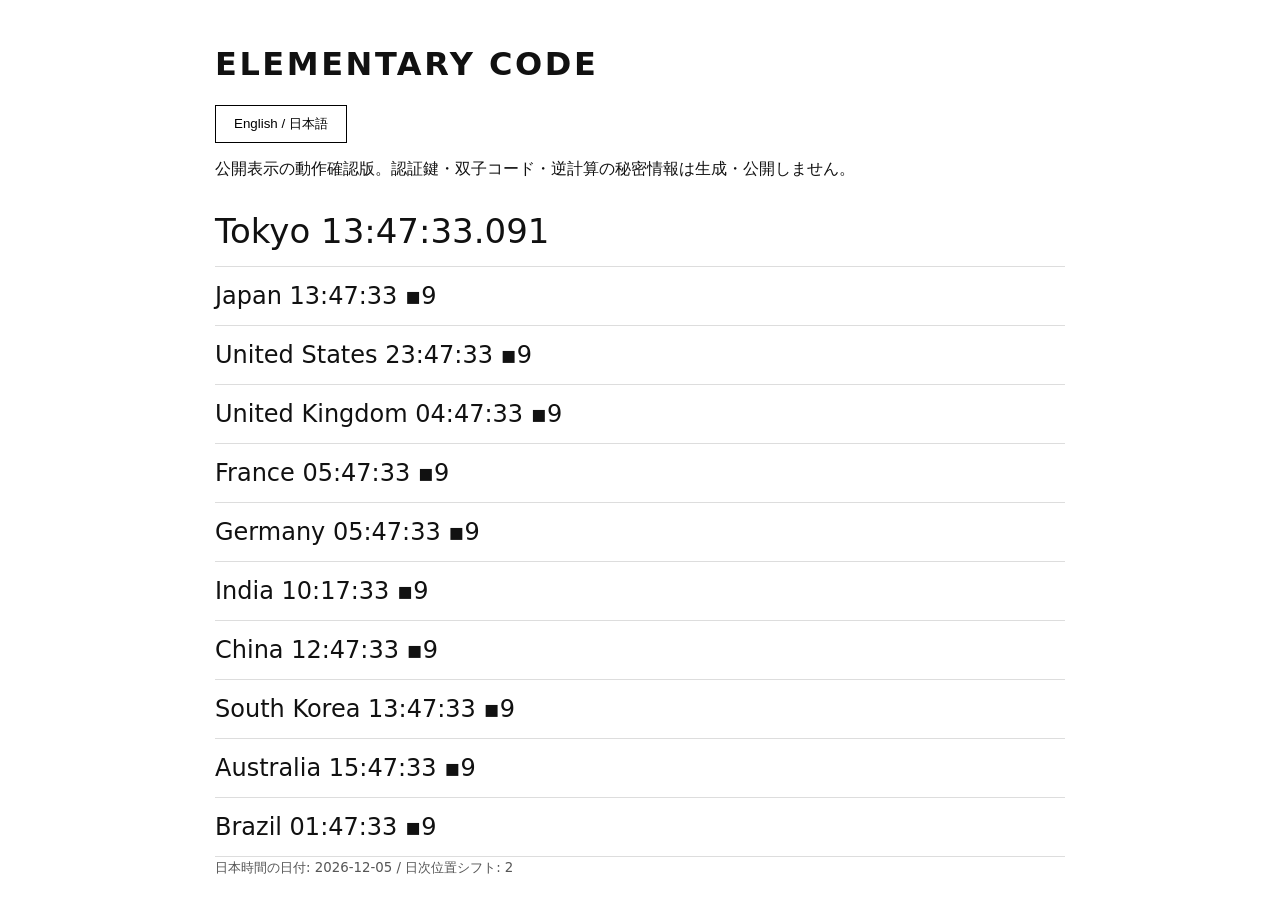
<file: elementary-code-display-test.html>
<!doctype html>
<html lang="ja"><head><meta charset="utf-8"><meta name="viewport" content="width=device-width,initial-scale=1">
<title>ELEMENTARY CODE | 公開表示テスト</title>
<style>body{font-family:system-ui,sans-serif;background:#fff;color:#111;margin:0;padding:24px}main{max-width:850px;margin:auto}h1{letter-spacing:.08em}button{padding:9px 18px;background:white;border:1px solid black;cursor:pointer}.line{font-size:clamp(16px,3vw,24px);padding:15px 0;border-bottom:1px solid #ddd;font-variant-numeric:tabular-nums}.marker{font-weight:900}small{color:#555}#tokyo{font-size:clamp(22px,4vw,34px)}</style></head><body><main>
<h1>ELEMENTARY CODE</h1><button id="lang" type="button">English / 日本語</button>
<p id="notice">公開表示の動作確認版。認証鍵・双子コード・逆計算の秘密情報は生成・公開しません。</p>
<div id="tokyo" class="line"></div><div id="clocks"></div>
<small id="shift"></small>
<script>
(()=>{'use strict';
const zones=[['Japan','Asia/Tokyo'],['United States','America/New_York'],['United Kingdom','Europe/London'],['France','Europe/Paris'],['Germany','Europe/Berlin'],['India','Asia/Kolkata'],['China','Asia/Shanghai'],['South Korea','Asia/Seoul'],['Australia','Australia/Sydney'],['Brazil','America/Sao_Paulo']];
const fmt=new Map(zones.map(([n,z])=>[z,new Intl.DateTimeFormat('en-GB',{timeZone:z,hour:'2-digit',minute:'2-digit',second:'2-digit',hourCycle:'h23'})]));
let japanese=true;
const safeTime=(z,d)=>fmt.get(z).format(d);
const dayKey=d=>new Intl.DateTimeFormat('en-CA',{timeZone:'Asia/Tokyo',year:'numeric',month:'2-digit',day:'2-digit'}).format(d);
function update(){const d=new Date(), day=dayKey(d), shift=Math.floor(Date.UTC(...day.split(/\D/).map((x,i)=>i===1?Number(x)-1:Number(x)))/86400000)%10;
document.getElementById('tokyo').textContent='Tokyo  '+safeTime('Asia/Tokyo',d)+'.'+String(d.getMilliseconds()).padStart(3,'0');
document.getElementById('clocks').replaceChildren(...zones.map(([name,z],i)=>{const el=document.createElement('div');el.className='line';const parts=[name+'  ',safeTime(z,d),'  ', '▪9'];const shifted=(i+shift)%zones.length;el.textContent=parts.join('');el.dataset.position=String(shifted+1);return el;}));
document.getElementById('shift').textContent=(japanese?'日本時間の日付: ':'Japan date: ')+day+' / '+(japanese?'日次位置シフト: ':'Daily position shift: ')+shift;
}
document.getElementById('lang').addEventListener('click',()=>{japanese=!japanese;document.getElementById('notice').textContent=japanese?'公開表示の動作確認版。認証鍵・双子コード・逆計算の秘密情報は生成・公開しません。':'Public display prototype only. No authentication secrets, twin keys or private reverse calculations are generated or exposed.';update()});
update();setInterval(update,100);
})();
</script></main></body></html>
</file>
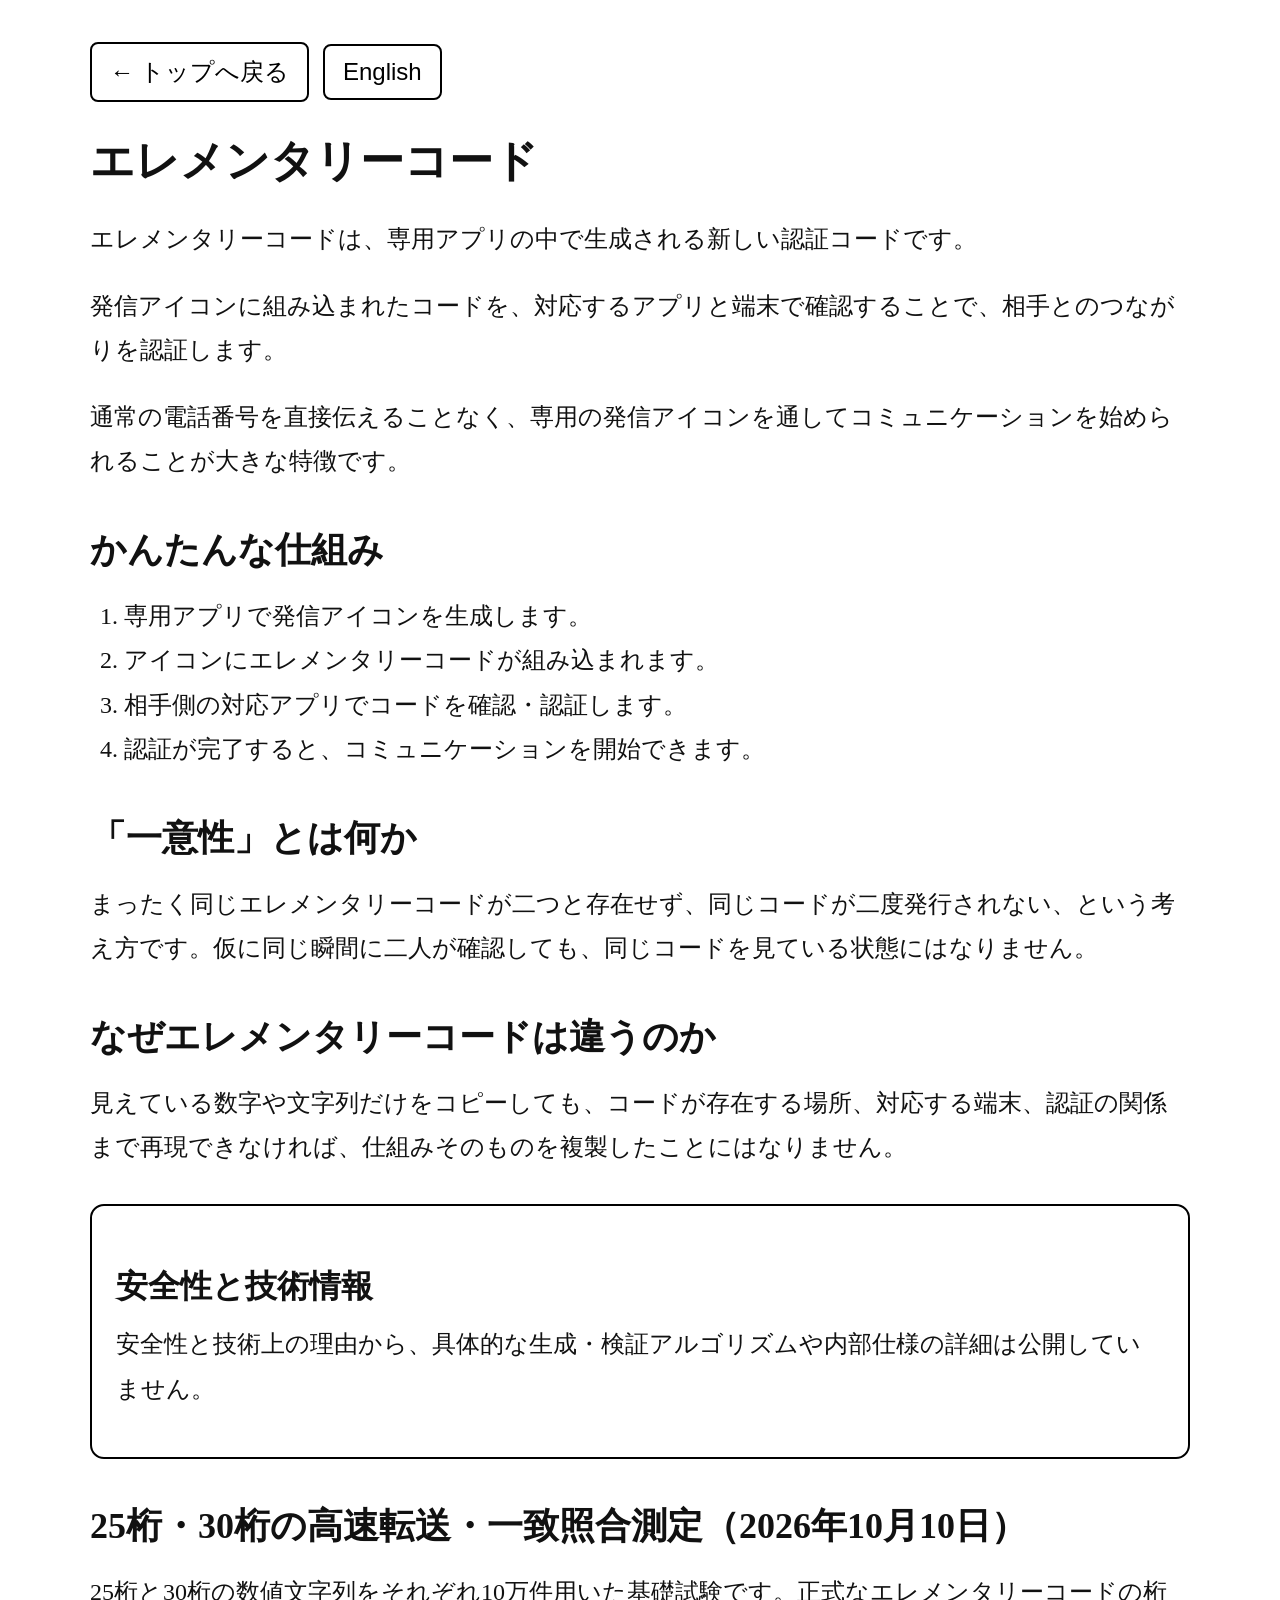
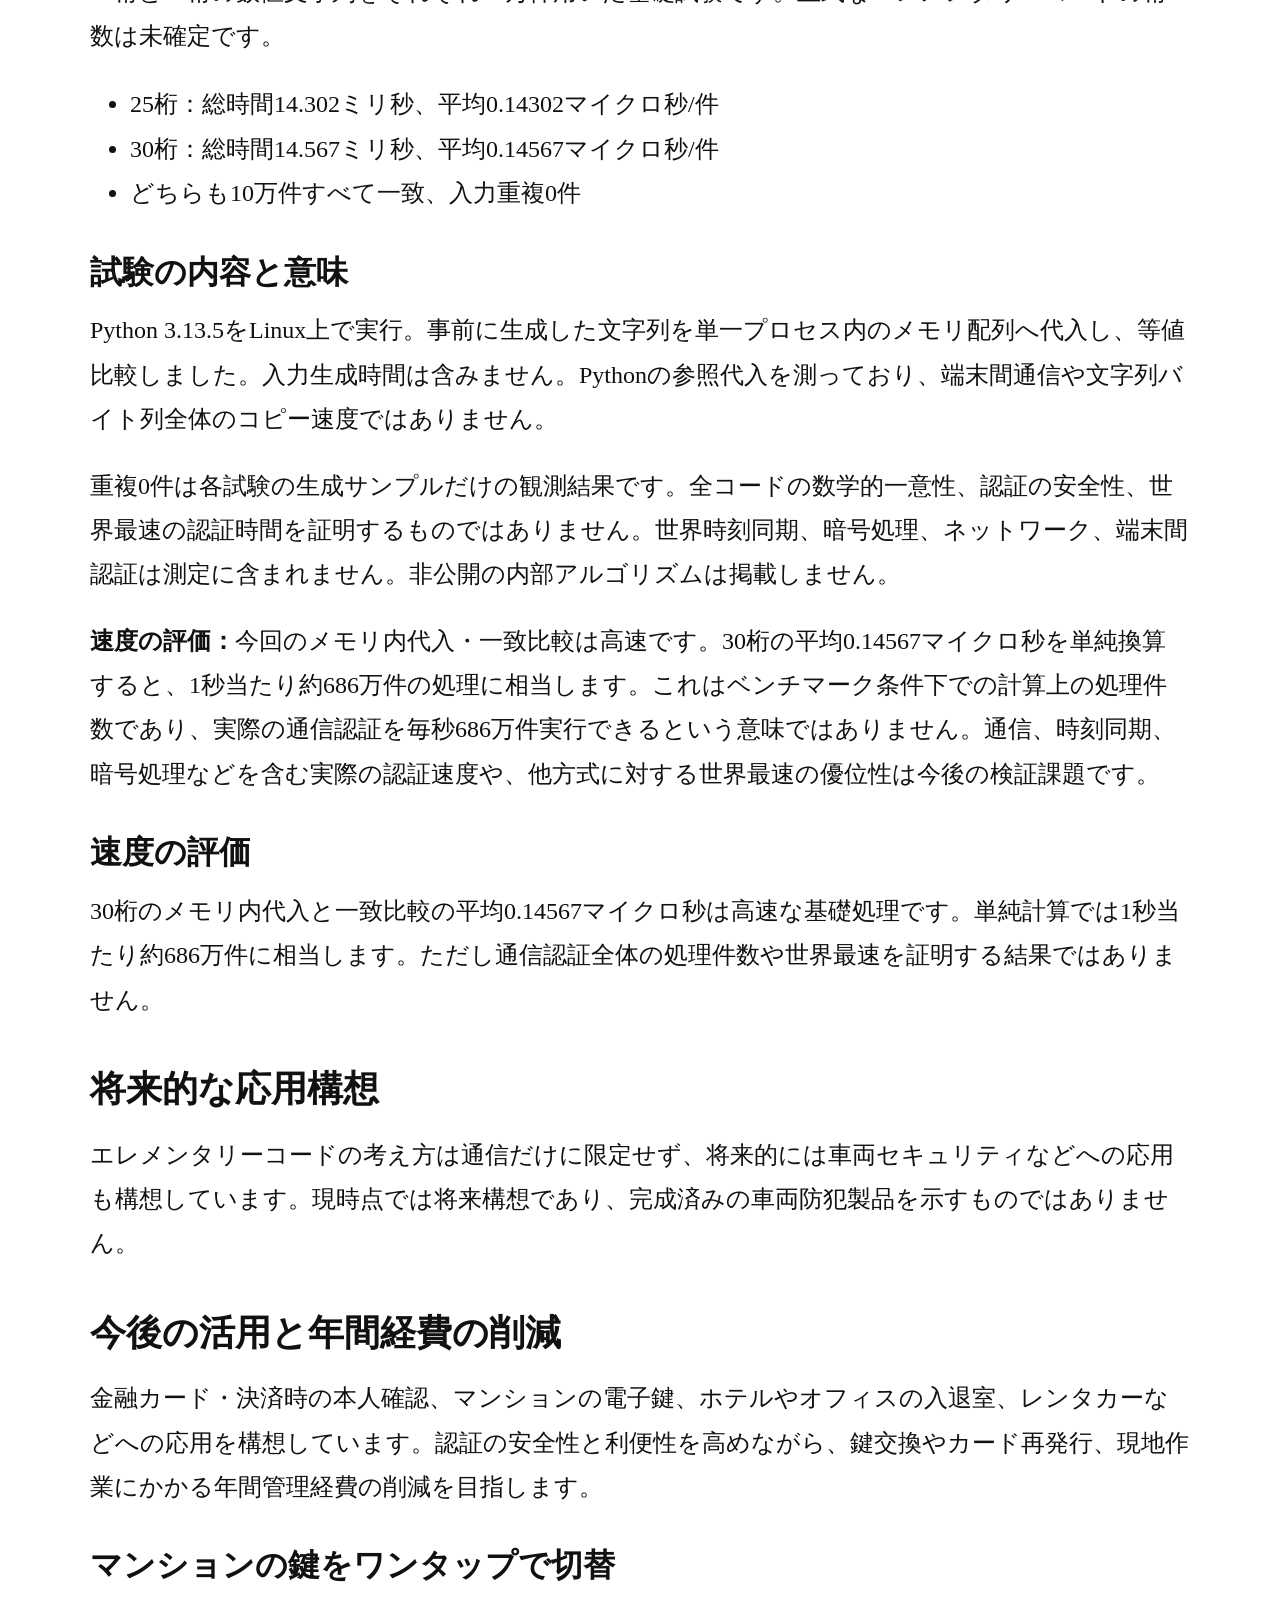
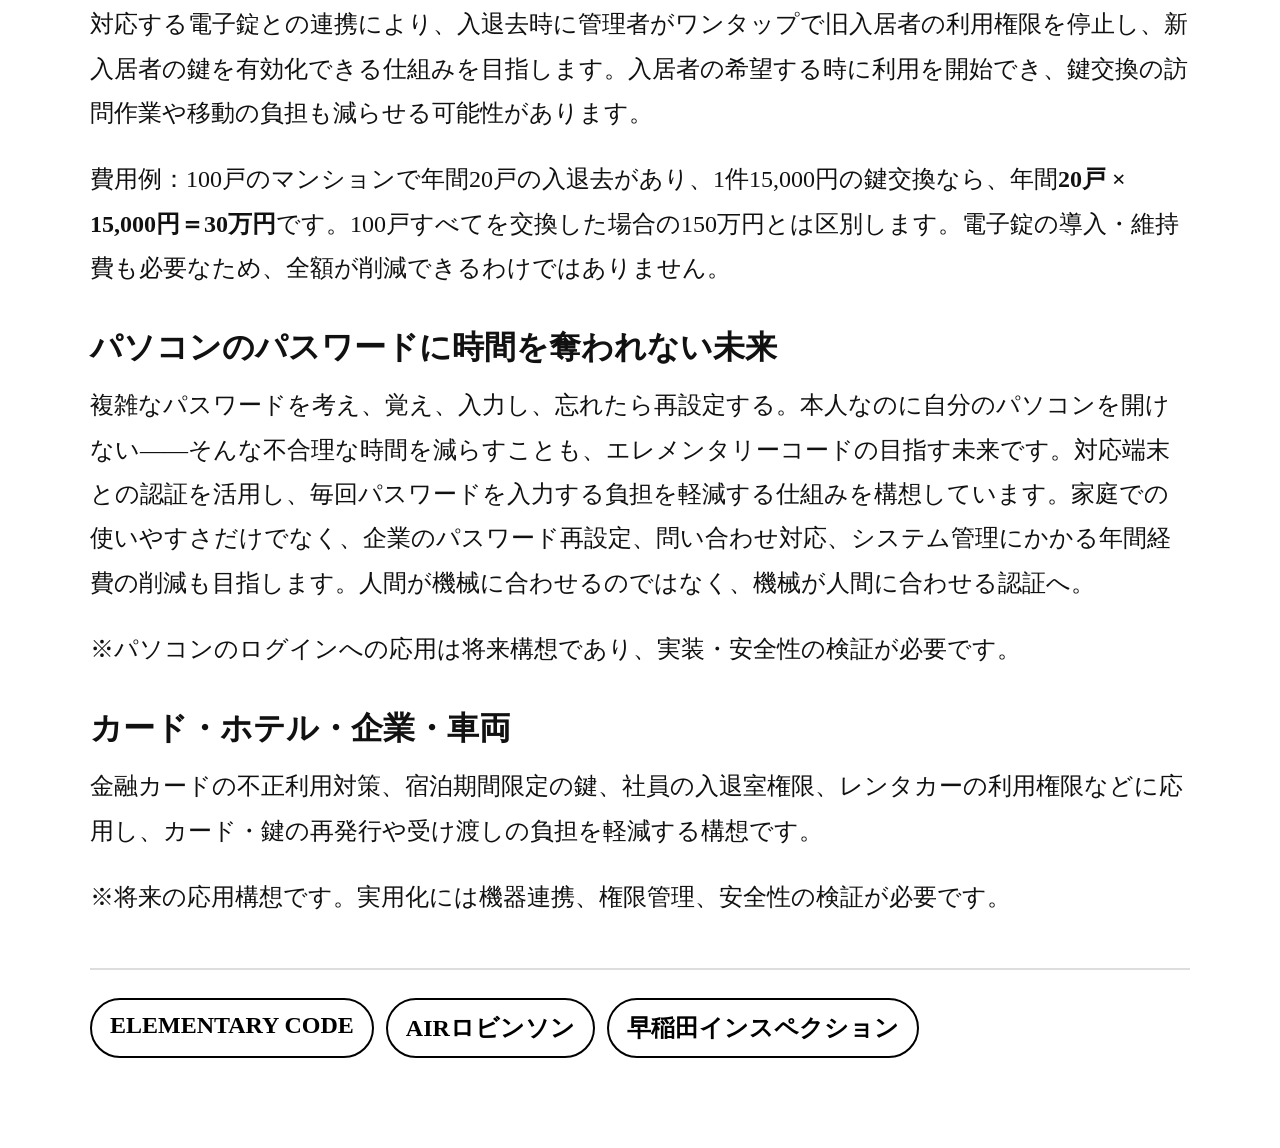
<file: elementary-code.html>
<!DOCTYPE html>
<html lang="ja">
<head>
<meta charset="UTF-8">
<meta name="viewport" content="width=device-width, initial-scale=1.0">
<title>Elementary Code</title>
<style>
*{box-sizing:border-box}body{margin:0;background:#fff;color:#000;font-family:"Yu Mincho","Hiragino Mincho ProN","Hiragino Mincho Pro","Noto Serif JP","MS PMincho",serif}.wrap{width:min(1100px,calc(100% - 48px));margin:0 auto;padding:42px 0 90px}.top{display:flex;gap:14px;flex-wrap:wrap;align-items:center;margin-bottom:30px}.top a,.top button{font:700 20px/1.3 inherit;color:#000;background:#fff;border:2px solid #000;border-radius:8px;padding:12px 18px;text-decoration:none;cursor:pointer}h1{font-size:54px;line-height:1.25;margin:0 0 26px}h2{font-size:38px;line-height:1.35;margin:42px 0 18px}h3{font-size:30px;line-height:1.4;margin:34px 0 14px}p,li{font-size:26px;line-height:1.9}p{margin:0 0 22px}ol{padding-left:34px;margin:0 0 26px}.lang-en{display:none}.note{padding:24px;border:2px solid #000;border-radius:14px;margin-top:34px}.site-nav{display:flex;flex-wrap:wrap;gap:12px;margin-top:48px;padding-top:28px;border-top:2px solid #ddd}.site-nav a{font-size:20px;font-weight:800;text-decoration:none;color:#000;border:2px solid #000;border-radius:999px;padding:12px 18px}@media(max-width:700px){.wrap{width:min(100% - 28px,1100px);padding:26px 0 60px}.top a,.top button{font-size:17px}h1{font-size:40px}h2{font-size:32px}h3{font-size:26px}p,li{font-size:22px;line-height:1.8}.site-nav a{font-size:17px}}
</style>

<style id="readability-20261011">
/* Large, high-contrast Mincho typography on desktop and mobile */
html{font-size:24px!important}body{background:#fff!important;color:#111!important;font-family:"Yu Kyokasho","UD Digi Kyokasho NP-R","Yu Mincho","Hiragino Mincho ProN","Noto Serif JP",serif!important}main,.wrap,section{color:#111!important}p,li,small,figcaption,td,th{font-size:24px!important;line-height:1.85!important;color:#111!important}h1{font-size:44px!important;line-height:1.35!important}h2{font-size:36px!important;line-height:1.4!important}h3{font-size:32px!important;line-height:1.4!important}a,button{font-size:24px!important}section{max-width:100%!important} @media(max-width:700px){html{font-size:22px!important}p,li,small,figcaption,td,th{font-size:22px!important;line-height:1.8!important}h1{font-size:38px!important}h2{font-size:32px!important}h3{font-size:28px!important}a,button{font-size:22px!important}}
</style>
</head>
<body>
<main class="wrap">
<div class="top"><a href="index.html">← トップへ戻る</a><button id="toggle" type="button">English</button></div>
<section class="lang-ja" id="ja">
<h1>エレメンタリーコード</h1>
<p>エレメンタリーコードは、専用アプリの中で生成される新しい認証コードです。</p>
<p>発信アイコンに組み込まれたコードを、対応するアプリと端末で確認することで、相手とのつながりを認証します。</p>
<p>通常の電話番号を直接伝えることなく、専用の発信アイコンを通してコミュニケーションを始められることが大きな特徴です。</p>
<h2>かんたんな仕組み</h2>
<ol><li>専用アプリで発信アイコンを生成します。</li><li>アイコンにエレメンタリーコードが組み込まれます。</li><li>相手側の対応アプリでコードを確認・認証します。</li><li>認証が完了すると、コミュニケーションを開始できます。</li></ol>
<h2>「一意性」とは何か</h2>
<p>まったく同じエレメンタリーコードが二つと存在せず、同じコードが二度発行されない、という考え方です。仮に同じ瞬間に二人が確認しても、同じコードを見ている状態にはなりません。</p>
<h2>なぜエレメンタリーコードは違うのか</h2>
<p>見えている数字や文字列だけをコピーしても、コードが存在する場所、対応する端末、認証の関係まで再現できなければ、仕組みそのものを複製したことにはなりません。</p>
<div class="note"><h3>安全性と技術情報</h3><p>安全性と技術上の理由から、具体的な生成・検証アルゴリズムや内部仕様の詳細は公開していません。</p></div>
<h2 id="speed-test">25桁・30桁の高速転送・一致照合測定（2026年10月10日）</h2><p>25桁と30桁の数値文字列をそれぞれ10万件用いた基礎試験です。正式なエレメンタリーコードの桁数は未確定です。</p><ul><li>25桁：総時間14.302ミリ秒、平均0.14302マイクロ秒/件</li><li>30桁：総時間14.567ミリ秒、平均0.14567マイクロ秒/件</li><li>どちらも10万件すべて一致、入力重複0件</li></ul><h3>試験の内容と意味</h3><p>Python 3.13.5をLinux上で実行。事前に生成した文字列を単一プロセス内のメモリ配列へ代入し、等値比較しました。入力生成時間は含みません。Pythonの参照代入を測っており、端末間通信や文字列バイト列全体のコピー速度ではありません。</p><p>重複0件は各試験の生成サンプルだけの観測結果です。全コードの数学的一意性、認証の安全性、世界最速の認証時間を証明するものではありません。世界時刻同期、暗号処理、ネットワーク、端末間認証は測定に含まれません。非公開の内部アルゴリズムは掲載しません。</p>
<p><strong>速度の評価：</strong>今回のメモリ内代入・一致比較は高速です。30桁の平均0.14567マイクロ秒を単純換算すると、1秒当たり約686万件の処理に相当します。これはベンチマーク条件下での計算上の処理件数であり、実際の通信認証を毎秒686万件実行できるという意味ではありません。通信、時刻同期、暗号処理などを含む実際の認証速度や、他方式に対する世界最速の優位性は今後の検証課題です。</p><h3>速度の評価</h3><p>30桁のメモリ内代入と一致比較の平均0.14567マイクロ秒は高速な基礎処理です。単純計算では1秒当たり約686万件に相当します。ただし通信認証全体の処理件数や世界最速を証明する結果ではありません。</p><h2>将来的な応用構想</h2>
<p>エレメンタリーコードの考え方は通信だけに限定せず、将来的には車両セキュリティなどへの応用も構想しています。現時点では将来構想であり、完成済みの車両防犯製品を示すものではありません。</p>
<h2>今後の活用と年間経費の削減</h2><p>金融カード・決済時の本人確認、マンションの電子鍵、ホテルやオフィスの入退室、レンタカーなどへの応用を構想しています。認証の安全性と利便性を高めながら、鍵交換やカード再発行、現地作業にかかる年間管理経費の削減を目指します。</p><h3>マンションの鍵をワンタップで切替</h3><p>対応する電子錠との連携により、入退去時に管理者がワンタップで旧入居者の利用権限を停止し、新入居者の鍵を有効化できる仕組みを目指します。入居者の希望する時に利用を開始でき、鍵交換の訪問作業や移動の負担も減らせる可能性があります。</p><p>費用例：100戸のマンションで年間20戸の入退去があり、1件15,000円の鍵交換なら、年間<strong>20戸 × 15,000円＝30万円</strong>です。100戸すべてを交換した場合の150万円とは区別します。電子錠の導入・維持費も必要なため、全額が削減できるわけではありません。</p><h3>パソコンのパスワードに時間を奪われない未来</h3><p>複雑なパスワードを考え、覚え、入力し、忘れたら再設定する。本人なのに自分のパソコンを開けない――そんな不合理な時間を減らすことも、エレメンタリーコードの目指す未来です。対応端末との認証を活用し、毎回パスワードを入力する負担を軽減する仕組みを構想しています。家庭での使いやすさだけでなく、企業のパスワード再設定、問い合わせ対応、システム管理にかかる年間経費の削減も目指します。人間が機械に合わせるのではなく、機械が人間に合わせる認証へ。</p><p>※パソコンのログインへの応用は将来構想であり、実装・安全性の検証が必要です。</p><h3>カード・ホテル・企業・車両</h3><p>金融カードの不正利用対策、宿泊期間限定の鍵、社員の入退室権限、レンタカーの利用権限などに応用し、カード・鍵の再発行や受け渡しの負担を軽減する構想です。</p><p>※将来の応用構想です。実用化には機器連携、権限管理、安全性の検証が必要です。</p>
</section>
<section class="lang-en" id="en">
<h1>Elementary Code</h1>
<p>Elementary Code is a new authentication code generated inside the dedicated application.</p>
<p>The code is embedded in a transmission icon. A compatible app and device can check the code and authenticate the connection with the other party.</p>
<p>A key feature is that communication can begin through the dedicated icon without directly sharing a conventional telephone number.</p>
<h2>How it works</h2>
<ol><li>Generate a transmission icon in the dedicated application.</li><li>The Elementary Code is embedded in the icon.</li><li>The recipient checks and authenticates the code with a compatible application.</li><li>After authentication, communication can begin.</li></ol>
<h2>What uniqueness means</h2>
<p>The concept is designed so that the same Elementary Code is not issued twice. Even if two people check at the same moment, they are not intended to be looking at the same code.</p>
<h2>Why it is different</h2>
<p>Copying only the visible numbers or characters does not reproduce the full system unless the code location, designated device, and authentication relationship are also reproduced.</p>
<div class="note"><h3>Security and technical details</h3><p>For security and technical reasons, detailed generation and verification algorithms and internal specifications are not publicly disclosed.</p></div>
<h2 id="speed-test">25- and 30-digit transfer and equality-check benchmark (10 October 2026)</h2><p>We tested 100,000 pre-generated numeric strings of each length. The final production code length has not been confirmed.</p><ul><li>25 digits: 14.302 ms total; 0.14302 microseconds per item</li><li>30 digits: 14.567 ms total; 0.14567 microseconds per item</li><li>Each test: 100,000 successful equality checks and zero duplicate inputs observed</li></ul><h3>Method and limitations</h3><p>Python 3.13.5 on Linux; same-process memory reference assignments and equality checks, excluding input generation. This does not measure inter-device data transmission or copying all string bytes. Zero observed duplicates applies only to the samples. Network transmission, time synchronization, cryptography and full authentication were not measured. No claim of guaranteed uniqueness, proven security or world-fastest authentication can be inferred. Proprietary internal algorithms are not disclosed.</p>
<p><strong>Speed assessment:</strong> The local in-memory reference assignment and equality check were fast. The 30-digit mean of 0.14567 microseconds corresponds arithmetically to approximately 6.86 million operations per second under these benchmark conditions. This is not an end-to-end authentication throughput claim. Communications, time synchronization, cryptography, and comparisons with other authentication systems require separate testing.</p><h3>Speed assessment</h3><p>The 30-digit in-memory assignment and comparison average of 0.14567 microseconds equates mathematically to about 6.86 million operations per second. This is not a measured end-to-end authentication rate or proof of world-fastest authentication.</p><h2>Future applications</h2>
<p>The concept is not limited to communication. Future applications such as vehicle security are under consideration. These are development concepts, not claims about a currently completed vehicle-security product.</p>
<h3>Less time lost to passwords</h3><p>Creating complex passwords, forgetting them, resetting them, and sometimes being locked out of your own computer wastes time. Elementary Code envisions compatible-device authentication that could reduce repeated password entry and help organizations reduce annual password-reset support costs. Computer sign-in integration is a future concept requiring implementation and security validation.</p><h2>Future applications and annual operating costs</h2><p>Potential applications include payment-card authentication, apartment smart locks, hotel and office access, and rental vehicles. The goal is to reduce recurring costs for key replacement, card reissuance, and on-site administration.</p><p>With compatible smart locks, a property manager could eventually revoke an outgoing tenant's access and activate a new tenant's access with one tap. As an illustration, 20 key changes at ¥15,000 each cost ¥300,000 annually, not ¥1,500,000. Smart-lock installation and maintenance costs must also be considered.</p><p>These are future concepts requiring device integration and security validation, not currently available features or guaranteed savings.</p>
</section>
<nav class="site-nav"><a href="https://elementarycode.tokyo/">ELEMENTARY CODE</a><a href="https://tandemair.tokyo/">AIRロビンソン</a><a href="https://waseda-inspection.com/">早稲田インスペクション</a></nav>
</main>
<script>document.getElementById('toggle').addEventListener('click',function(){var ja=document.getElementById('ja'),en=document.getElementById('en');var showEn=en.style.display!=='block';en.style.display=showEn?'block':'none';ja.style.display=showEn?'none':'block';this.textContent=showEn?'日本語':'English';});</script>
</body>
</html>
</file>
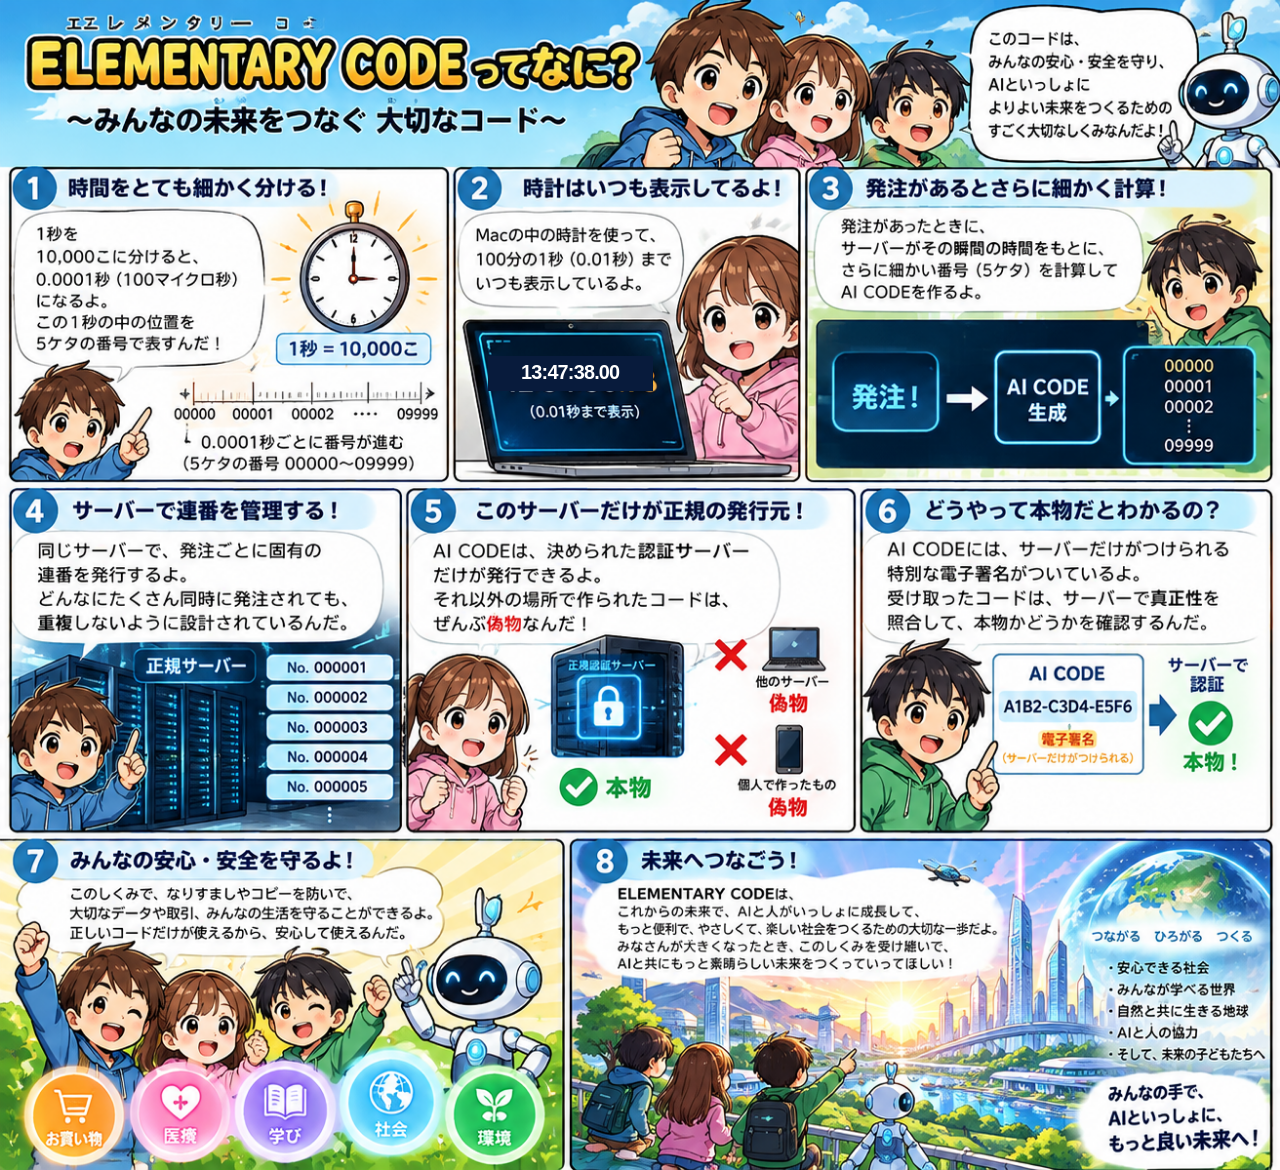
<file: elementary_code_comic_live_preview.html>
<!doctype html><html lang="ja"><head><meta charset="utf-8"><meta name="viewport" content="width=device-width,initial-scale=1"><title>ELEMENTARY CODE 漫画 LIVE時計 確認用</title>
<style>*{box-sizing:border-box}html,body{margin:0;padding:0;background:#061221;overflow-x:hidden}main{position:relative;width:100%;}img{display:block;width:100%;height:auto;}#clock{position:absolute;left:38.1%;top:30.4%;width:12.9%;height:3.0%;display:flex;align-items:center;justify-content:center;background:#081b3c;color:#fff;font:700 clamp(4px,1.55vw,28px)/1 Arial,sans-serif;font-variant-numeric:tabular-nums;letter-spacing:-.04em;white-space:nowrap;pointer-events:none}</style></head><body>
<main><img src="elementary_code_correct_8panel.png" alt="ELEMENTARY CODEってなに？ 8コマ漫画"><time id="clock" aria-label="東京時刻 LIVE">12:34:56.78</time></main>
<script>(()=>{const el=document.getElementById('clock');const fmt=new Intl.DateTimeFormat('en-GB',{timeZone:'Asia/Tokyo',hour:'2-digit',minute:'2-digit',second:'2-digit',hourCycle:'h23'});function tick(){const n=new Date();el.textContent=fmt.format(n)+'.'+String(Math.floor(n.getMilliseconds()/10)).padStart(2,'0')}tick();setInterval(tick,10)})();</script>
</body></html>
</file>
